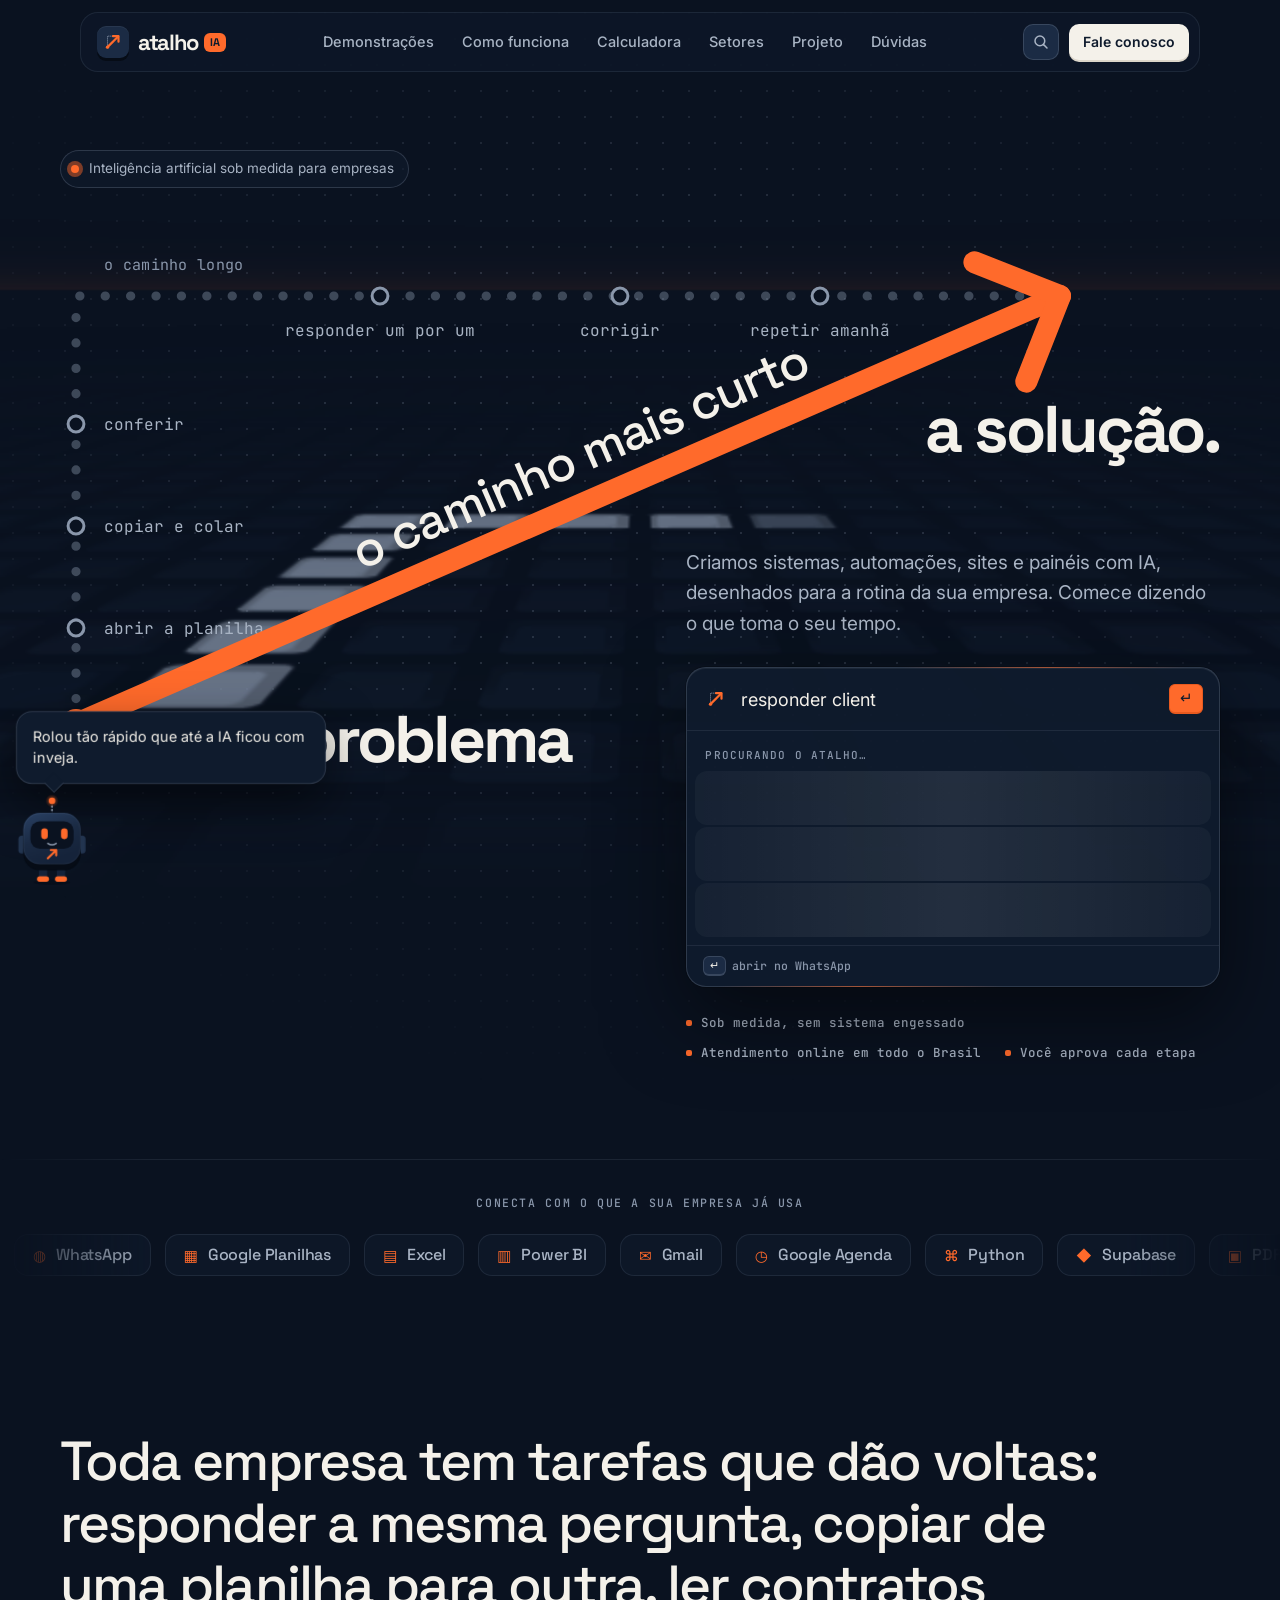
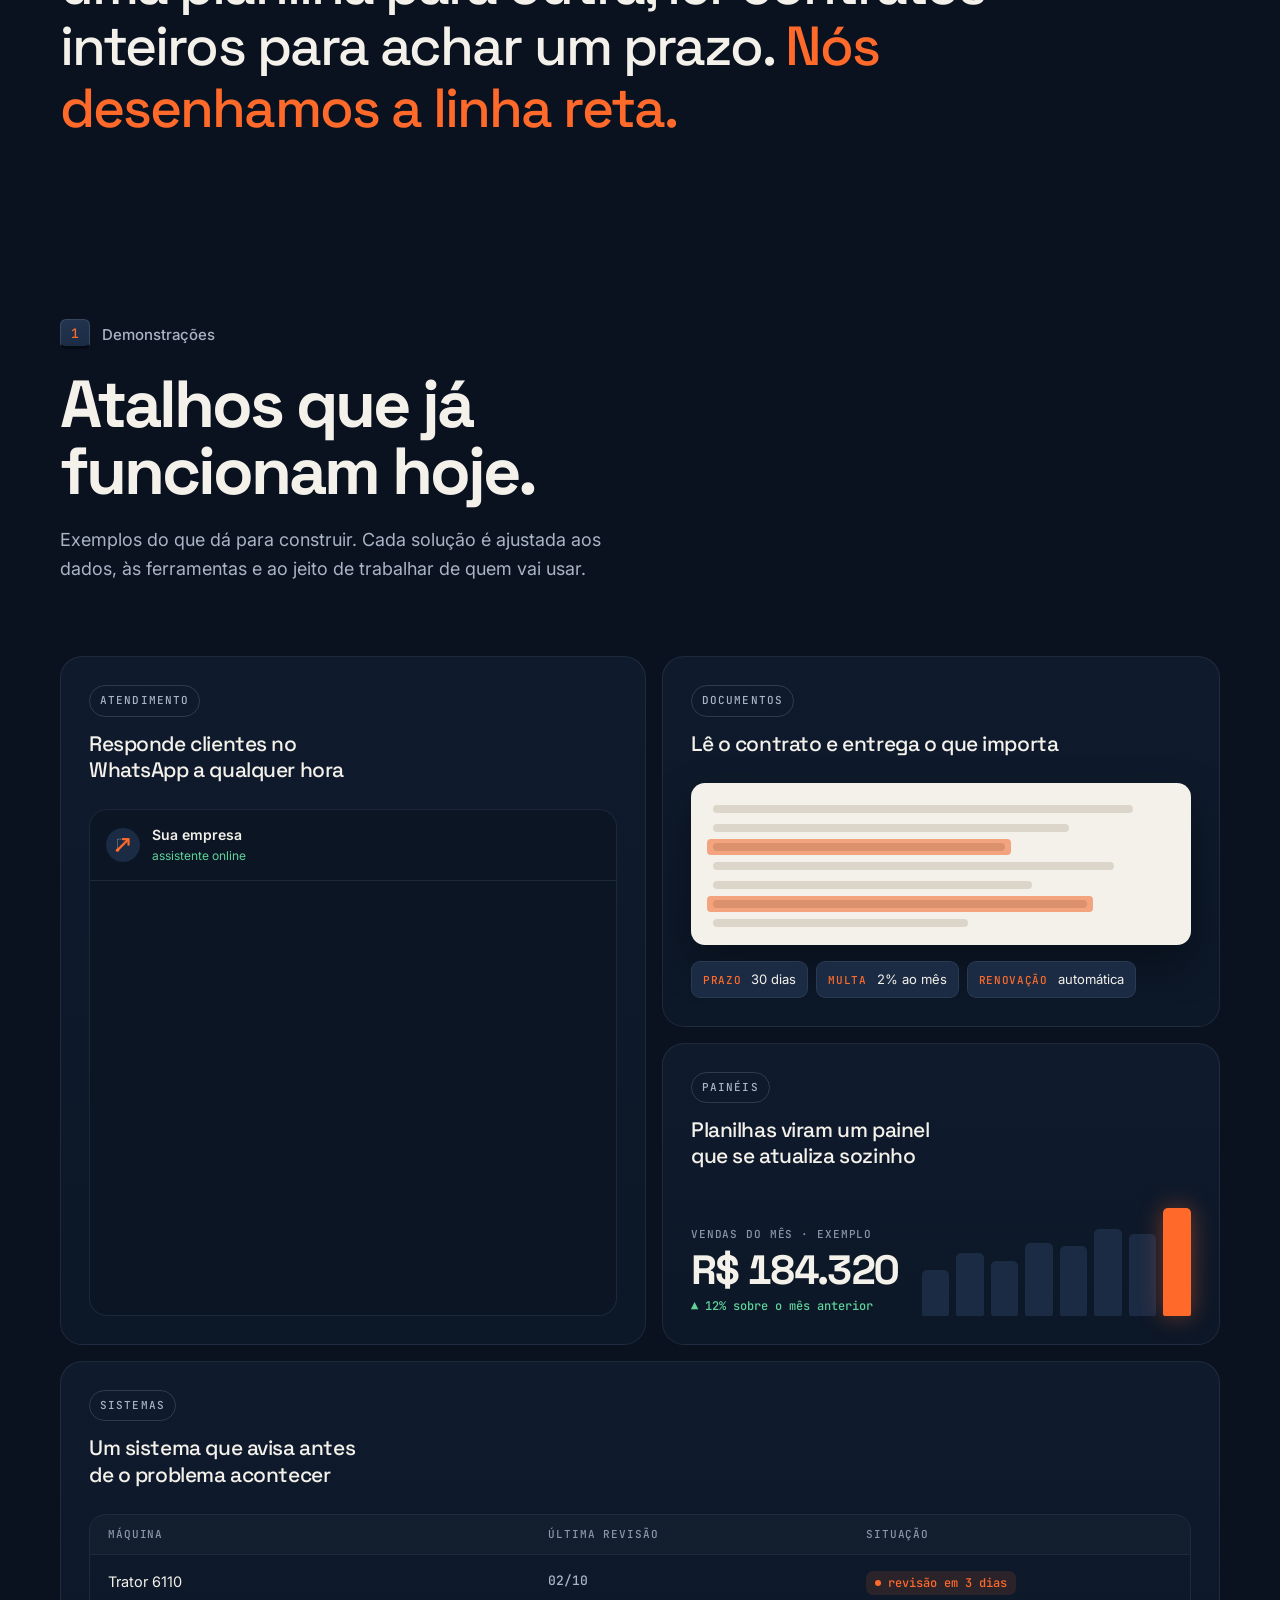
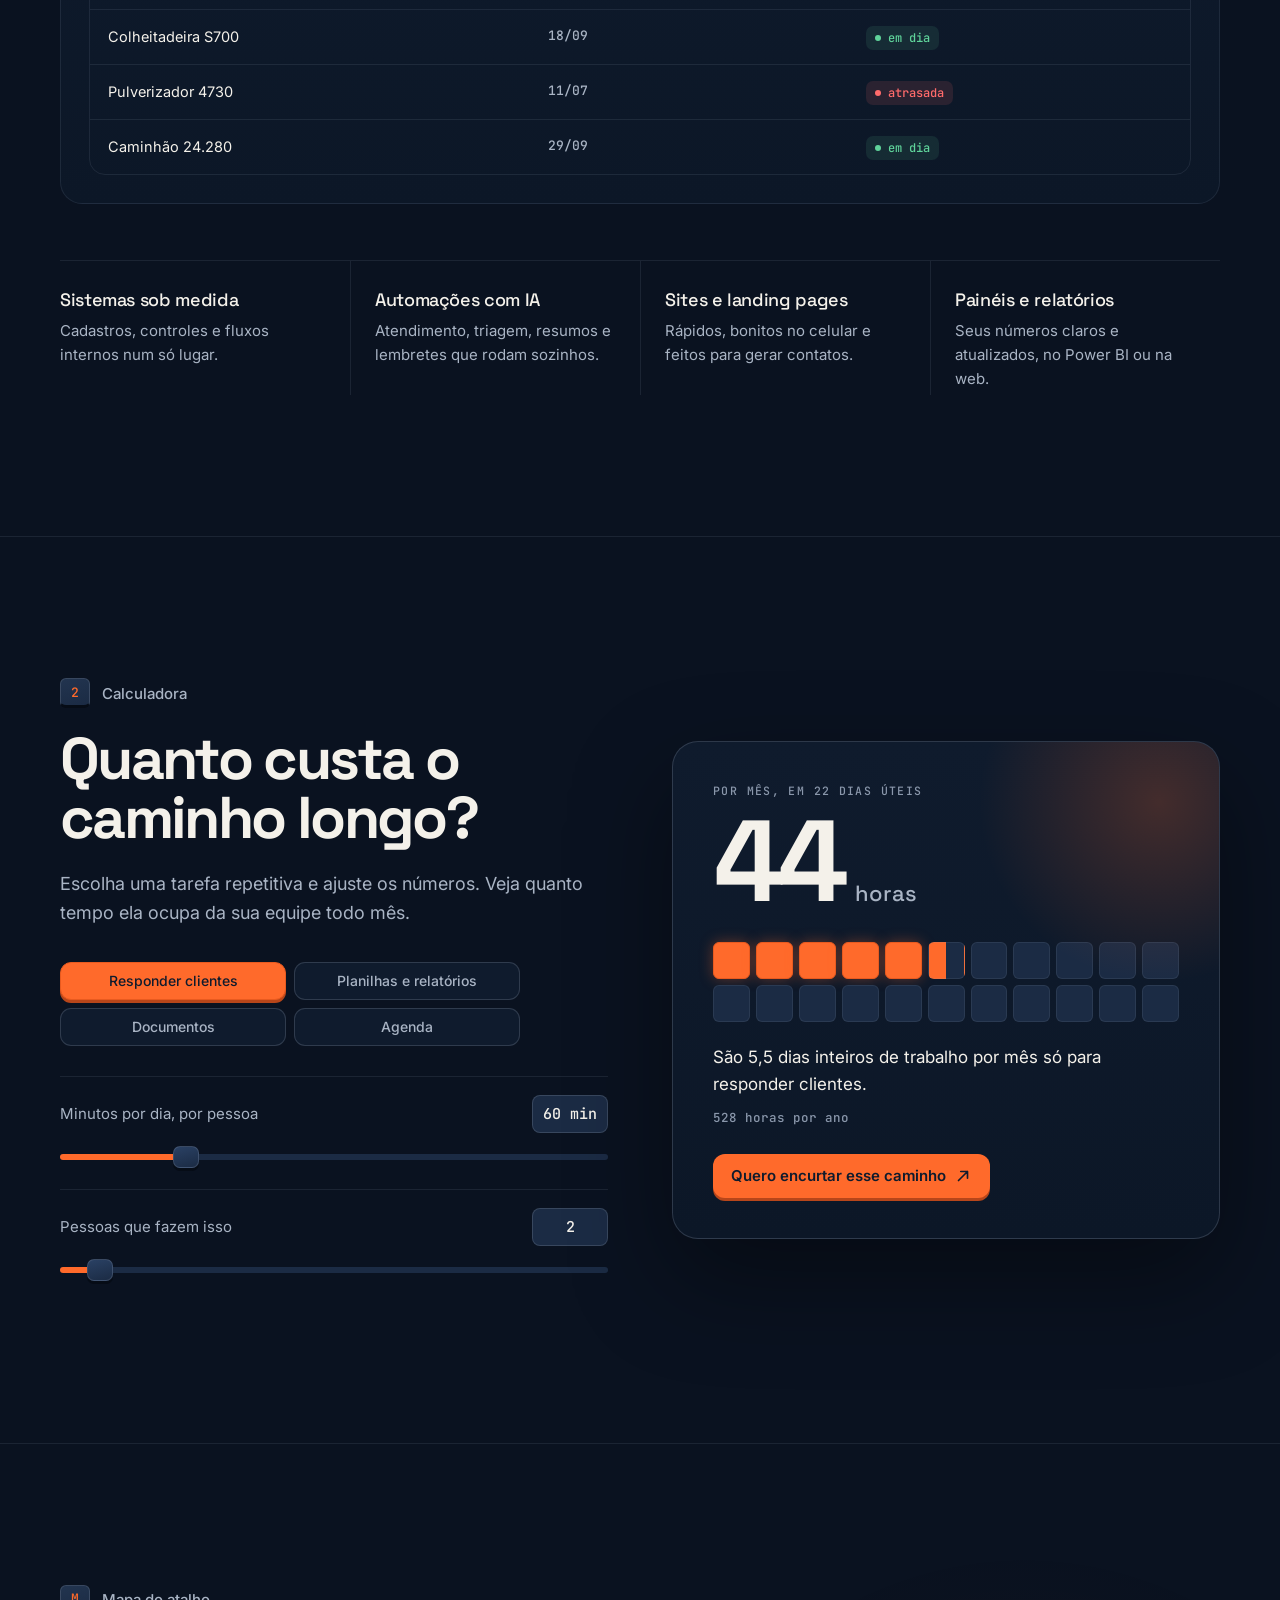
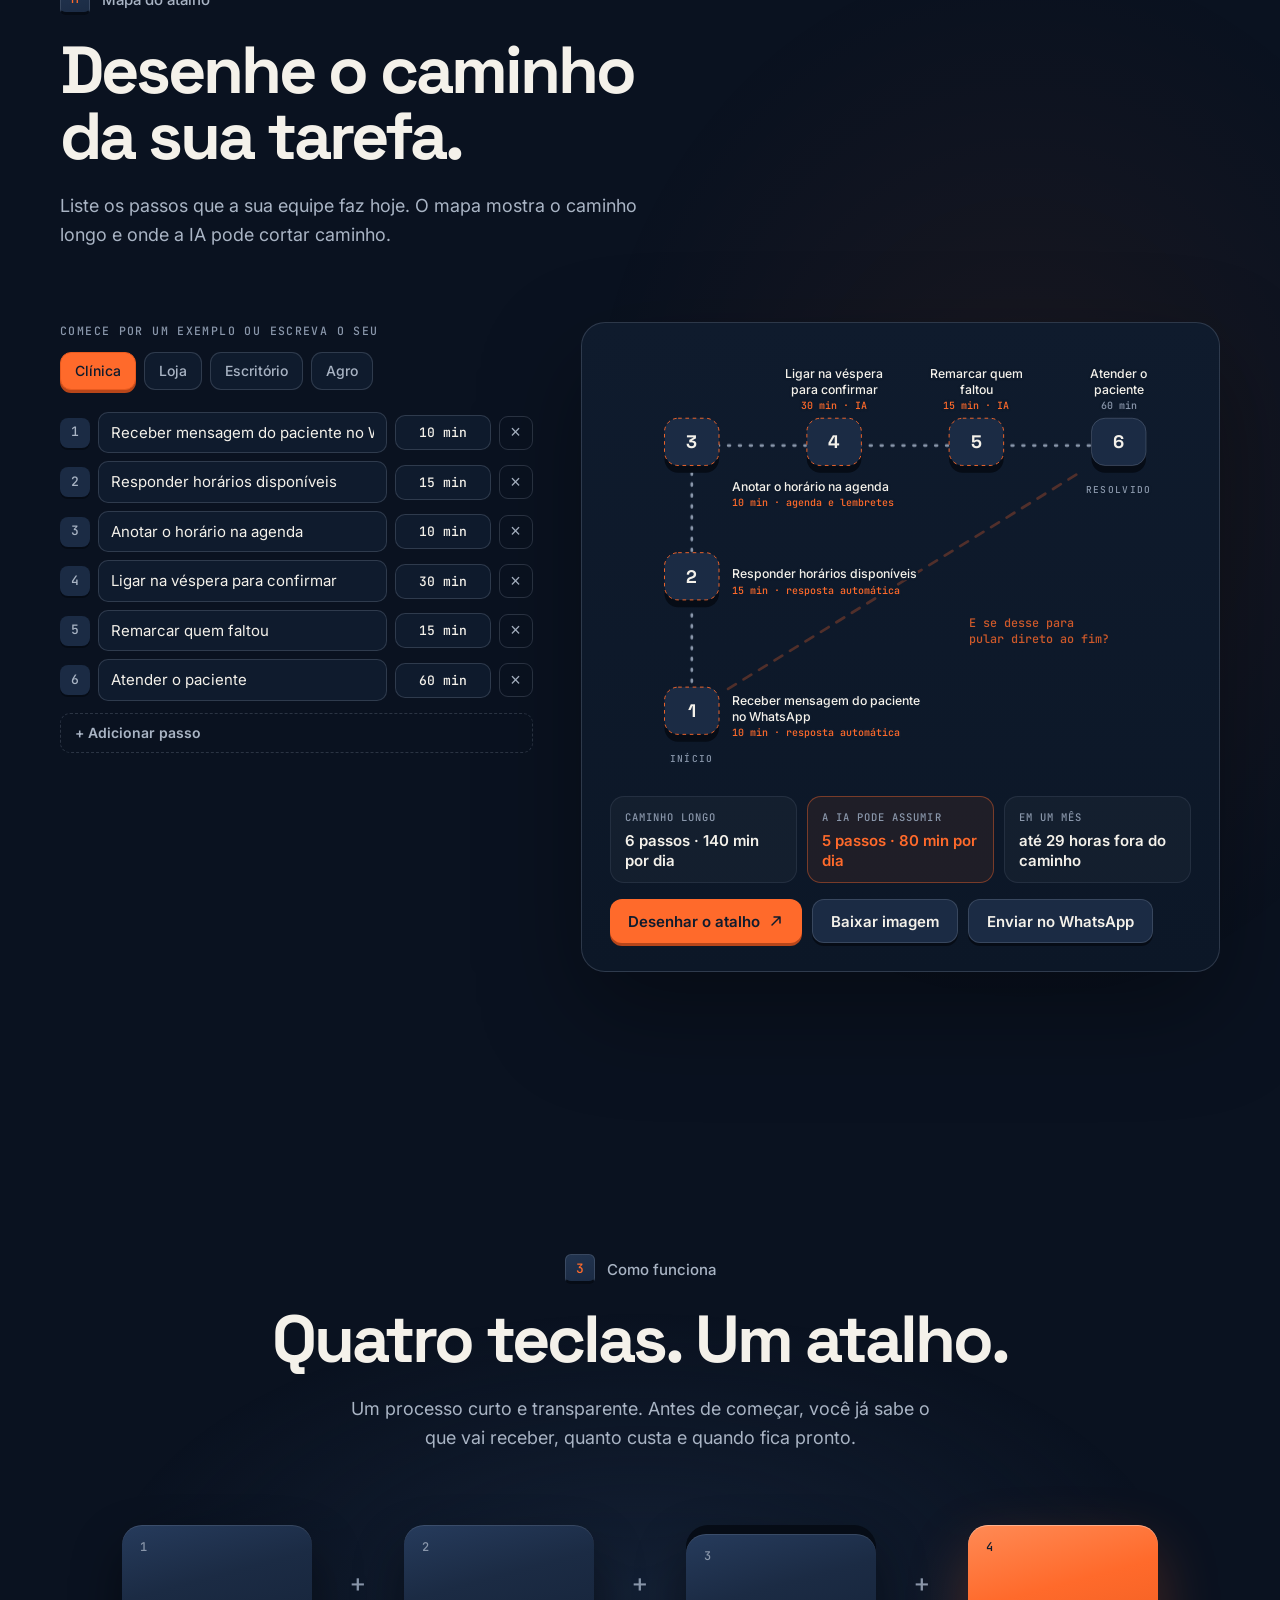
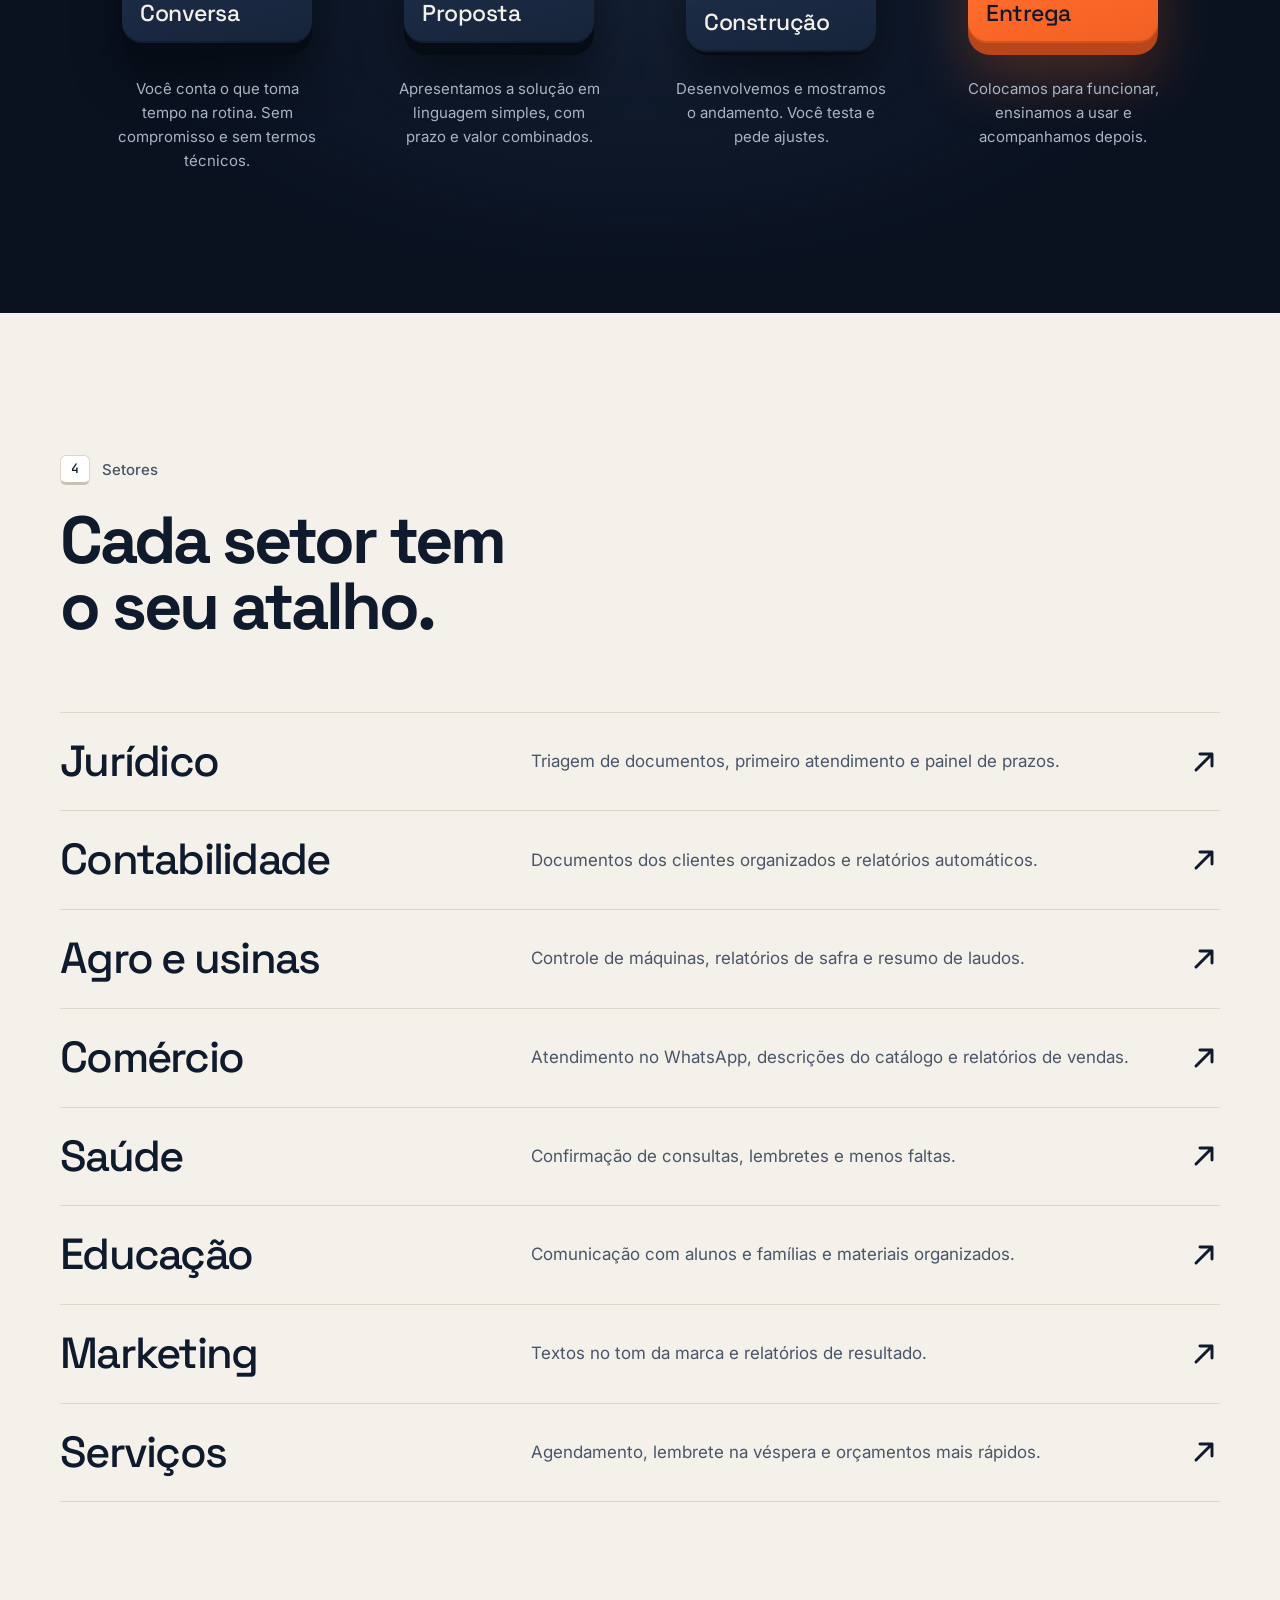
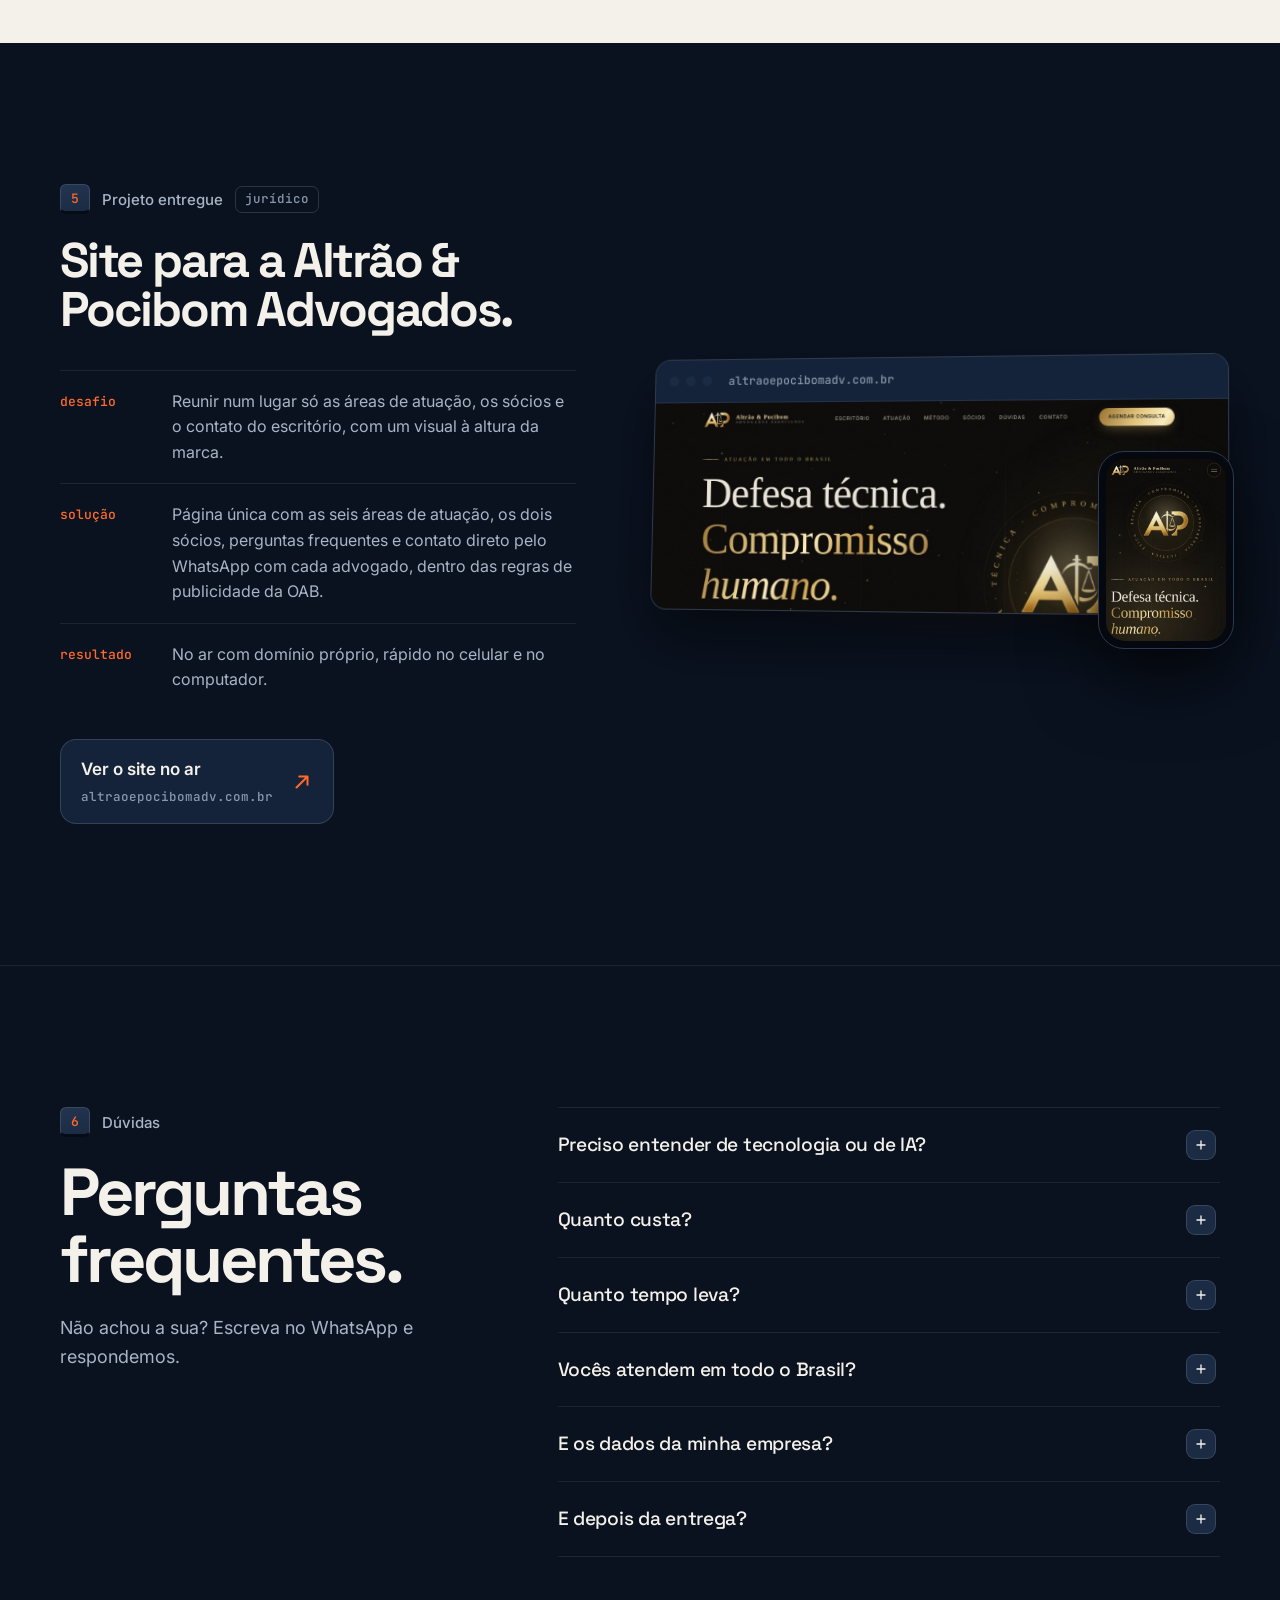
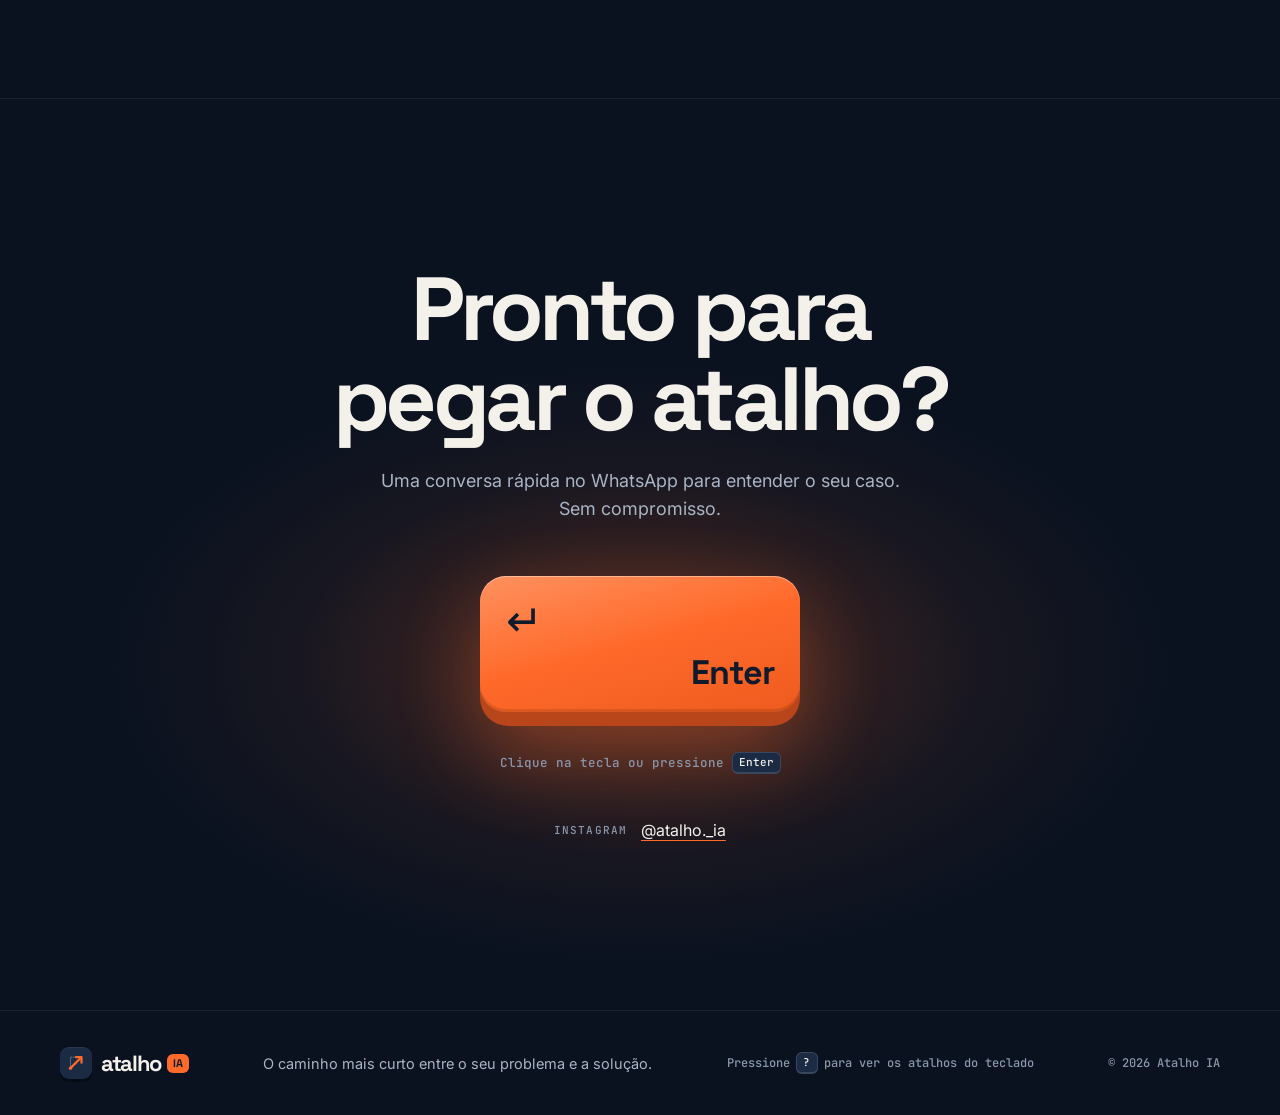
<file: index.html>
<!doctype html>
<html lang="pt-BR">
<head>
<meta charset="utf-8">
<meta name="viewport" content="width=device-width, initial-scale=1, viewport-fit=cover">
<title>Atalho IA · Inteligência artificial sob medida</title>
<meta name="description" content="Sistemas, automações, sites e painéis com inteligência artificial, feitos sob medida para a rotina da sua empresa. Atendimento online em todo o Brasil.">
<meta name="theme-color" content="#0A1220">
<link rel="canonical" href="https://atalho.ia.br/">
<link rel="icon" type="image/svg+xml" href="assets/simbolo-tecla.svg">
<link rel="icon" type="image/png" sizes="64x64" href="assets/favicon-64.png">
<link rel="apple-touch-icon" href="assets/avatar-instagram-1080.png">

<meta property="og:type" content="website">
<meta property="og:locale" content="pt_BR">
<meta property="og:site_name" content="Atalho IA">
<meta property="og:title" content="Atalho IA · O caminho mais curto entre o seu problema e a solução">
<meta property="og:description" content="Sistemas, automações, sites e painéis com IA, feitos sob medida para a rotina da sua empresa.">
<meta property="og:url" content="https://atalho.ia.br/">
<meta property="og:image" content="https://atalho.ia.br/assets/og-atalho-ia.png">
<meta property="og:image:width" content="1200">
<meta property="og:image:height" content="630">
<meta property="og:image:alt" content="Atalho IA: o caminho mais curto entre o seu problema e a solução. O Tec, mascote robô, acena ao lado.">
<meta name="twitter:card" content="summary_large_image">
<meta name="twitter:image" content="https://atalho.ia.br/assets/og-atalho-ia.png">

<link rel="preconnect" href="https://fonts.googleapis.com">
<link rel="preconnect" href="https://fonts.gstatic.com" crossorigin>
<link href="https://fonts.googleapis.com/css2?family=Inter:wght@400;500;600&family=JetBrains+Mono:wght@400;500&family=Space+Grotesk:wght@400;500;700&display=swap" rel="stylesheet">
<link rel="stylesheet" href="styles.css?v=4.3">

<script type="application/ld+json">
{
  "@context": "https://schema.org",
  "@type": "ProfessionalService",
  "name": "Atalho IA",
  "description": "Soluções com inteligência artificial sob medida: sistemas, automações, sites e painéis.",
  "url": "https://atalho.ia.br/",
  "image": "https://atalho.ia.br/assets/og-atalho-ia.png",
  "logo": "https://atalho.ia.br/assets/simbolo-tecla.svg",
  "areaServed": { "@type": "Country", "name": "Brasil" },
  "sameAs": ["https://www.instagram.com/atalho._ia/"]
}
</script>
<script>
/* Endereço oficial: leva quem chega pelo www ou pelo endereço antigo (.pages.dev) para atalho.ia.br */
if (/^(www\.atalho\.ia\.br|atalho-ia-8l4\.pages\.dev)$/.test(location.hostname)) location.replace("https://atalho.ia.br" + location.pathname + location.search + location.hash);
document.documentElement.classList.add("js");
/* Abertura: na primeira entrada da sessão (sem âncora) e sempre que a página é atualizada.
   Com "reduzir movimento" não aparece (?movimento na URL liga de novo, para testar). */
(function () { try {
  var nav = performance.getEntriesByType && performance.getEntriesByType("navigation")[0];
  var recarga = nav ? nav.type === "reload" : (performance.navigation && performance.navigation.type === 1);
  var primeira = !sessionStorage.getItem("intro-vista") && !location.hash;
  var calmo = !/[?&]movimento/.test(location.search) && matchMedia("(prefers-reduced-motion: reduce)").matches;
  if ((recarga || primeira) && !calmo) document.documentElement.classList.add("com-intro");
  // garantia: se o intro.js não carregar, a abertura some sozinha
  setTimeout(function () { document.documentElement.classList.remove("com-intro"); }, 7000);
} catch (e) {} })();
</script>
</head>
<body>

<svg width="0" height="0" style="position:absolute" aria-hidden="true">
  <symbol id="sym" viewBox="0 0 120 120">
    <path d="M30 88 V28 H90" fill="none" stroke="#8A97AB" stroke-width="5" stroke-dasharray="2 9" stroke-linecap="round"/>
    <path d="M30 88 L88 30" fill="none" stroke="#FF6A2B" stroke-width="12" stroke-linecap="round"/>
    <path d="M60 28 H90 V58" fill="none" stroke="#FF6A2B" stroke-width="12" stroke-linecap="round" stroke-linejoin="round"/>
    <circle cx="30" cy="88" r="9" fill="#FF6A2B"/>
  </symbol>
  <symbol id="seta" viewBox="0 0 24 24"><path d="M6 18 L18 6 M9 6 H18 V15" fill="none" stroke="currentColor" stroke-width="2.2" stroke-linecap="round" stroke-linejoin="round"/></symbol>
</svg>

<!-- Abertura (intro.js): a tecla é apertada, o caminho longo aparece, a seta corta e a tela sai na direção da seta -->
<div class="intro" id="intro">
  <div class="intro__centro" aria-hidden="true">
    <div class="intro__tecla">
      <svg viewBox="0 0 120 120">
        <defs><mask id="intro-m" maskUnits="userSpaceOnUse" x="0" y="0" width="120" height="120"><path class="intro__revela" d="M30 88 V28 H90" pathLength="1"/></mask></defs>
        <path class="intro__longo" mask="url(#intro-m)" d="M30 88 V28 H90"/>
        <path class="intro__seta" d="M30 88 L88 30" pathLength="1"/>
        <path class="intro__ponta" d="M60 28 H90 V58"/>
        <circle class="intro__inicio" cx="30" cy="88" r="9"/>
      </svg>
    </div>
    <p class="intro__marca"><span style="--i:0">a</span><span style="--i:1">t</span><span style="--i:2">a</span><span style="--i:3">l</span><span style="--i:4">h</span><span style="--i:5">o</span><b>IA</b></p>
    <p class="intro__frase">o caminho mais curto</p>
  </div>
  <button class="intro__pular" type="button">Pular abertura <kbd>esc</kbd></button>
</div>

<a class="skip" href="#conteudo">Pular para o conteúdo</a>
<div class="progresso" aria-hidden="true"><span></span></div>

<!-- ============ NAV ============ -->
<header class="nav">
  <div class="nav__pill">
    <a class="marca" href="#topo" aria-label="Atalho IA, início">
      <span class="marca__tecla"><svg><use href="#sym"/></svg></span>
      <span class="marca__nome">atalho</span><span class="marca__ia">IA</span>
    </a>
    <nav class="nav__links" id="menu" aria-label="Principal">
      <a href="#demos">Demonstrações</a>
      <a href="#como">Como funciona</a>
      <a href="#calculadora">Calculadora</a>
      <a href="#setores">Setores</a>
      <a href="#projeto">Projeto</a>
      <a href="#duvidas">Dúvidas</a>
    </nav>
    <div class="nav__acoes">
      <button class="nav__busca" type="button" data-abrir-paleta aria-label="Buscar no site" title="Buscar no site"><svg viewBox="0 0 24 24" aria-hidden="true"><circle cx="10.5" cy="10.5" r="6.5"/><path d="M15.5 15.5 L20 20"/></svg></button>
      <a class="btn btn--claro btn--sm" href="#contato" data-wa data-ima>Fale conosco</a>
      <button class="nav__burger" type="button" aria-label="Abrir menu" aria-expanded="false" aria-controls="menu"><span></span><span></span></button>
    </div>
  </div>
</header>

<main id="conteudo">

  <!-- ============ HERO ============ -->
  <section class="hero" id="topo" aria-labelledby="hero-titulo">
    <div class="hero__fundo" aria-hidden="true">
      <div class="hero__grade"></div>
      <div class="hero__luz"></div>
    </div>

    <div class="wrap hero__in">
      <p class="selo"><span class="selo__ponto"></span>Inteligência artificial sob medida para empresas</p>

      <h1 id="hero-titulo" class="hero__h1">O caminho mais curto entre o seu problema e a solução.</h1>

      <!-- O logo vira a cena (desenhado por palco.js) -->
      <div class="palco" id="palco" aria-hidden="true"></div>

      <div class="hero__base">
      <p class="hero__sub">Criamos sistemas, automações, sites e painéis com IA, desenhados para a rotina da sua empresa. Comece dizendo o que toma o seu tempo.</p>

      <!-- Paleta de comando: demonstração e contato ao mesmo tempo -->
      <form class="paleta" id="paleta" autocomplete="off" novalidate>
        <div class="paleta__barra">
          <svg class="paleta__ico" aria-hidden="true"><use href="#sym"/></svg>
          <label class="sr" for="pedido">O que toma o tempo da sua empresa?</label>
          <input id="pedido" name="pedido" type="text" maxlength="240" placeholder="O que toma o tempo da sua empresa?" aria-describedby="paleta-dica">
          <button class="paleta__enter" type="submit" aria-label="Enviar pelo WhatsApp"><kbd>↵</kbd></button>
        </div>
        <div class="paleta__corpo">
          <p class="paleta__grupo mono" id="paleta-grupo">Atalho sugerido</p>
          <ul class="paleta__lista" id="paleta-lista"></ul>
        </div>
        <div class="paleta__rodape mono" id="paleta-dica">
          <span><kbd>↵</kbd> abrir no WhatsApp</span>        </div>
      </form>

      <ul class="hero__provas mono" aria-label="Diferenciais">
        <li>Sob medida, sem sistema engessado</li>
        <li>Atendimento online em todo o Brasil</li>
        <li>Você aprova cada etapa</li>
      </ul>
      </div>
    </div>
  </section>

  <!-- ============ FERRAMENTAS ============ -->
  <section class="ferramentas" aria-label="Ferramentas com que trabalhamos">
    <p class="ferramentas__titulo mono">Conecta com o que a sua empresa já usa</p>
    <div class="ferramentas__trilho">
      <ul class="ferramentas__lista">
        <li><i>◍</i>WhatsApp</li><li><i>▦</i>Google Planilhas</li><li><i>▤</i>Excel</li><li><i>▥</i>Power BI</li><li><i>✉</i>Gmail</li><li><i>◷</i>Google Agenda</li><li><i>⌘</i>Python</li><li><i>◆</i>Supabase</li><li><i>▣</i>PDF e documentos</li><li><i>◎</i>Sites e formulários</li>
      </ul>
      <ul class="ferramentas__lista" aria-hidden="true">
        <li><i>◍</i>WhatsApp</li><li><i>▦</i>Google Planilhas</li><li><i>▤</i>Excel</li><li><i>▥</i>Power BI</li><li><i>✉</i>Gmail</li><li><i>◷</i>Google Agenda</li><li><i>⌘</i>Python</li><li><i>◆</i>Supabase</li><li><i>▣</i>PDF e documentos</li><li><i>◎</i>Sites e formulários</li>
      </ul>
    </div>
  </section>

  <!-- ============ MANIFESTO ============ -->
  <section class="manifesto" aria-label="Manifesto">
    <div class="wrap">
      <p class="manifesto__txt" id="manifesto" aria-hidden="true">Toda empresa tem tarefas que dão voltas: responder a mesma pergunta, copiar de uma planilha para outra, ler contratos inteiros para achar um prazo. <em>Nós desenhamos a linha reta.</em></p>
      <p class="sr">Toda empresa tem tarefas que dão voltas: responder a mesma pergunta, copiar de uma planilha para outra, ler contratos inteiros para achar um prazo. Nós desenhamos a linha reta.</p>
    </div>
  </section>

  <!-- ============ DEMOS (BENTO) ============ -->
  <section class="secao" id="demos" aria-labelledby="demos-titulo">
    <div class="wrap">
      <header class="cab">
        <p class="rotulo"><kbd title="Atalho: 1">1</kbd>Demonstrações</p>
        <h2 id="demos-titulo" tabindex="-1">Atalhos que já funcionam hoje.</h2>
        <p class="cab__sub">Exemplos do que dá para construir. Cada solução é ajustada aos dados, às ferramentas e ao jeito de trabalhar de quem vai usar.</p>
      </header>

      <div class="bento">
        <article class="cartao cartao--chat">
          <div class="cartao__topo">
            <span class="tag mono">Atendimento</span>
            <h3>Responde clientes no WhatsApp a qualquer hora</h3>
          </div>
          <div class="chat" role="img" aria-label="Exemplo de conversa: o cliente pergunta se a empresa abre no sábado, o assistente responde o horário e reserva um atendimento às 10h.">
            <div class="chat__cab"><span class="chat__avatar"><svg><use href="#sym"/></svg></span><span><b>Sua empresa</b><small>assistente online</small></span></div>
            <div class="chat__msgs" id="chat"></div>
          </div>
        </article>

        <article class="cartao cartao--doc">
          <div class="cartao__topo">
            <span class="tag mono">Documentos</span>
            <h3>Lê o contrato e entrega o que importa</h3>
          </div>
          <div class="doc" aria-hidden="true">
            <div class="doc__folha">
              <i style="--w:92%"></i><i style="--w:78%"></i><i class="grifo" style="--w:64%"></i><i style="--w:88%"></i><i style="--w:70%"></i><i class="grifo" style="--w:82%"></i><i style="--w:56%"></i>
            </div>
            <div class="doc__chips">
              <span class="chip"><b>Prazo</b> 30 dias</span>
              <span class="chip"><b>Multa</b> 2% ao mês</span>
              <span class="chip"><b>Renovação</b> automática</span>
            </div>
          </div>
        </article>

        <article class="cartao cartao--painel">
          <div class="cartao__topo">
            <span class="tag mono">Painéis</span>
            <h3>Planilhas viram um painel que se atualiza sozinho</h3>
          </div>
          <div class="painel" aria-hidden="true">
            <div class="painel__kpi"><small class="mono">vendas do mês · exemplo</small><strong class="painel__num" data-alvo="184320">R$ 184.320</strong><span class="painel__delta mono">▲ 12% sobre o mês anterior</span></div>
            <div class="painel__barras">
              <span style="--h:38%"></span><span style="--h:52%"></span><span style="--h:46%"></span><span style="--h:61%"></span><span style="--h:58%"></span><span style="--h:72%"></span><span style="--h:68%"></span><span class="ultimo" style="--h:90%"></span>
            </div>
          </div>
        </article>

        <article class="cartao cartao--sistema">
          <div class="cartao__topo">
            <span class="tag mono">Sistemas</span>
            <h3>Um sistema que avisa antes de o problema acontecer</h3>
          </div>
          <div class="tabela" role="table" aria-label="Exemplo de controle de máquinas">
            <div class="tabela__l tabela__l--cab" role="row"><span role="columnheader">Máquina</span><span role="columnheader">Última revisão</span><span role="columnheader">Situação</span></div>
            <div class="tabela__l" role="row"><span role="cell">Trator 6110</span><span role="cell" class="mono">02/10</span><span role="cell"><em class="st st--alerta">revisão em 3 dias</em></span></div>
            <div class="tabela__l" role="row"><span role="cell">Colheitadeira S700</span><span role="cell" class="mono">18/09</span><span role="cell"><em class="st st--ok">em dia</em></span></div>
            <div class="tabela__l" role="row"><span role="cell">Pulverizador 4730</span><span role="cell" class="mono">11/07</span><span role="cell"><em class="st st--atraso">atrasada</em></span></div>
            <div class="tabela__l" role="row"><span role="cell">Caminhão 24.280</span><span role="cell" class="mono">29/09</span><span role="cell"><em class="st st--ok">em dia</em></span></div>
          </div>
        </article>
      </div>

      <ul class="servicos" aria-label="O que fazemos">
        <li><b>Sistemas sob medida</b><span>Cadastros, controles e fluxos internos num só lugar.</span></li>
        <li><b>Automações com IA</b><span>Atendimento, triagem, resumos e lembretes que rodam sozinhos.</span></li>
        <li><b>Sites e landing pages</b><span>Rápidos, bonitos no celular e feitos para gerar contatos.</span></li>
        <li><b>Painéis e relatórios</b><span>Seus números claros e atualizados, no Power BI ou na web.</span></li>
      </ul>
    </div>
  </section>

  <!-- ============ CALCULADORA ============ -->
  <section class="secao secao--calc" id="calculadora" aria-labelledby="calc-titulo">
    <div class="wrap calc">
      <div class="calc__painel">
        <p class="rotulo"><kbd title="Atalho: 2">2</kbd>Calculadora</p>
        <h2 id="calc-titulo" tabindex="-1">Quanto custa o caminho longo?</h2>
        <p class="cab__sub">Escolha uma tarefa repetitiva e ajuste os números. Veja quanto tempo ela ocupa da sua equipe todo mês.</p>

        <div class="calc__tarefas" role="radiogroup" aria-label="Tarefa">
          <button type="button" class="calc__chip" role="radio" aria-checked="true" data-tarefa="responder clientes">Responder clientes</button>
          <button type="button" class="calc__chip" role="radio" aria-checked="false" data-tarefa="montar planilhas e relatórios">Planilhas e relatórios</button>
          <button type="button" class="calc__chip" role="radio" aria-checked="false" data-tarefa="ler e organizar documentos">Documentos</button>
          <button type="button" class="calc__chip" role="radio" aria-checked="false" data-tarefa="agendar e lembrar clientes">Agenda</button>
        </div>

        <div class="calc__controle">
          <label for="calc-min">Minutos por dia, por pessoa</label>
          <output class="mono" id="calc-min-v" for="calc-min">60 min</output>
          <input type="range" id="calc-min" min="10" max="240" step="5" value="60">
        </div>
        <div class="calc__controle">
          <label for="calc-pes">Pessoas que fazem isso</label>
          <output class="mono" id="calc-pes-v" for="calc-pes">2</output>
          <input type="range" id="calc-pes" min="1" max="20" step="1" value="2">
        </div>
      </div>

      <div class="calc__resultado" aria-live="polite">
        <p class="calc__eti mono">Por mês, em 22 dias úteis</p>
        <p class="calc__horas"><strong id="calc-horas">44</strong><span>horas</span></p>
        <div class="calc__mes" id="calc-mes" aria-hidden="true"></div>
        <p class="calc__frase" id="calc-frase">São 5,5 dias inteiros de trabalho por mês só para responder clientes.</p>
        <p class="calc__ano mono" id="calc-ano">528 horas por ano</p>
        <button type="button" class="btn btn--laranja" id="calc-cta" data-ima>Quero encurtar esse caminho <svg aria-hidden="true"><use href="#seta"/></svg></button>
      </div>
    </div>
  </section>

  <!-- ============ MAPA DO ATALHO ============ -->
  <section class="secao secao--mapa" id="mapa" aria-labelledby="mapa-titulo">
    <div class="wrap">
      <header class="cab">
        <p class="rotulo"><kbd title="Atalho: M">M</kbd>Mapa do atalho</p>
        <h2 id="mapa-titulo" tabindex="-1">Desenhe o caminho da sua tarefa.</h2>
        <p class="cab__sub">Liste os passos que a sua equipe faz hoje. O mapa mostra o caminho longo e onde a IA pode cortar caminho.</p>
      </header>
      <div class="mapa">
        <div class="mapa__editor">
          <p class="mapa__eti mono">Comece por um exemplo ou escreva o seu</p>
          <div class="mapa__exemplos" role="group" aria-label="Exemplos prontos">
            <button type="button" class="calc__chip" data-exemplo="clinica">Clínica</button>
            <button type="button" class="calc__chip" data-exemplo="loja">Loja</button>
            <button type="button" class="calc__chip" data-exemplo="escritorio">Escritório</button>
            <button type="button" class="calc__chip" data-exemplo="agro">Agro</button>
          </div>
          <ol class="mapa__passos" id="mapa-passos"></ol>
          <button type="button" class="mapa__mais" id="mapa-mais"><span aria-hidden="true">+</span> Adicionar passo</button>
        </div>
        <div class="mapa__quadro">
          <svg class="mapa__svg" id="mapa-svg" viewBox="0 0 640 470" role="img" aria-labelledby="mapa-desc"><desc id="mapa-desc">Mapa dos passos da tarefa</desc></svg>
          <div class="mapa__resumo" id="mapa-resumo" aria-live="polite"></div>
          <div class="mapa__acoes">
            <button type="button" class="btn btn--laranja" id="mapa-atalho" data-ima>Desenhar o atalho <svg aria-hidden="true"><use href="#seta"/></svg></button>
            <button type="button" class="btn btn--escuro" id="mapa-baixar">Baixar imagem</button>
            <button type="button" class="btn btn--escuro" id="mapa-whats">Enviar no WhatsApp</button>
          </div>
        </div>
      </div>
    </div>
  </section>

  <!-- ============ COMO FUNCIONA ============ -->
  <section class="secao secao--como" id="como" aria-labelledby="como-titulo">
    <div class="wrap">
      <header class="cab cab--centro">
        <p class="rotulo"><kbd title="Atalho: 3">3</kbd>Como funciona</p>
        <h2 id="como-titulo" tabindex="-1">Quatro teclas. Um atalho.</h2>
        <p class="cab__sub">Um processo curto e transparente. Antes de começar, você já sabe o que vai receber, quanto custa e quando fica pronto.</p>
      </header>

      <ol class="acorde" id="acorde">
        <li class="acorde__item">
          <span class="tecla"><span class="tecla__topo"><small class="mono">1</small>Conversa</span></span>
          <p>Você conta o que toma tempo na rotina. Sem compromisso e sem termos técnicos.</p>
        </li>
        <li class="acorde__mais" aria-hidden="true">+</li>
        <li class="acorde__item">
          <span class="tecla"><span class="tecla__topo"><small class="mono">2</small>Proposta</span></span>
          <p>Apresentamos a solução em linguagem simples, com prazo e valor combinados.</p>
        </li>
        <li class="acorde__mais" aria-hidden="true">+</li>
        <li class="acorde__item">
          <span class="tecla"><span class="tecla__topo"><small class="mono">3</small>Construção</span></span>
          <p>Desenvolvemos e mostramos o andamento. Você testa e pede ajustes.</p>
        </li>
        <li class="acorde__mais" aria-hidden="true">+</li>
        <li class="acorde__item">
          <span class="tecla tecla--laranja"><span class="tecla__topo"><small class="mono">4</small>Entrega</span></span>
          <p>Colocamos para funcionar, ensinamos a usar e acompanhamos depois.</p>
        </li>
      </ol>
    </div>
  </section>

  <!-- ============ SETORES ============ -->
  <section class="secao secao--areia" id="setores" aria-labelledby="setores-titulo">
    <div class="wrap">
      <header class="cab">
        <p class="rotulo rotulo--escuro"><kbd title="Atalho: 4">4</kbd>Setores</p>
        <h2 id="setores-titulo" tabindex="-1">Cada setor tem o seu atalho.</h2>
      </header>
      <ul class="setores">
        <li><a class="setores__link" href="#contato"><span class="setores__nome">Jurídico</span><span class="setores__ex">Triagem de documentos, primeiro atendimento e painel de prazos.</span><svg class="setores__seta" aria-hidden="true"><use href="#seta"/></svg></a></li>
        <li><a class="setores__link" href="#contato"><span class="setores__nome">Contabilidade</span><span class="setores__ex">Documentos dos clientes organizados e relatórios automáticos.</span><svg class="setores__seta" aria-hidden="true"><use href="#seta"/></svg></a></li>
        <li><a class="setores__link" href="#contato"><span class="setores__nome">Agro e usinas</span><span class="setores__ex">Controle de máquinas, relatórios de safra e resumo de laudos.</span><svg class="setores__seta" aria-hidden="true"><use href="#seta"/></svg></a></li>
        <li><a class="setores__link" href="#contato"><span class="setores__nome">Comércio</span><span class="setores__ex">Atendimento no WhatsApp, descrições do catálogo e relatórios de vendas.</span><svg class="setores__seta" aria-hidden="true"><use href="#seta"/></svg></a></li>
        <li><a class="setores__link" href="#contato"><span class="setores__nome">Saúde</span><span class="setores__ex">Confirmação de consultas, lembretes e menos faltas.</span><svg class="setores__seta" aria-hidden="true"><use href="#seta"/></svg></a></li>
        <li><a class="setores__link" href="#contato"><span class="setores__nome">Educação</span><span class="setores__ex">Comunicação com alunos e famílias e materiais organizados.</span><svg class="setores__seta" aria-hidden="true"><use href="#seta"/></svg></a></li>
        <li><a class="setores__link" href="#contato"><span class="setores__nome">Marketing</span><span class="setores__ex">Textos no tom da marca e relatórios de resultado.</span><svg class="setores__seta" aria-hidden="true"><use href="#seta"/></svg></a></li>
        <li><a class="setores__link" href="#contato"><span class="setores__nome">Serviços</span><span class="setores__ex">Agendamento, lembrete na véspera e orçamentos mais rápidos.</span><svg class="setores__seta" aria-hidden="true"><use href="#seta"/></svg></a></li>
      </ul>
    </div>
  </section>

  <!-- ============ PROJETO ============ -->
  <section class="secao" id="projeto" aria-labelledby="projeto-titulo">
    <div class="wrap projeto">
      <div class="projeto__txt">
        <p class="rotulo"><kbd title="Atalho: 5">5</kbd>Projeto entregue <span class="rotulo__tag">jurídico</span></p>
        <h2 id="projeto-titulo" tabindex="-1">Site para a Altrão &amp; Pocibom Advogados.</h2>
        <dl class="ficha">
          <div><dt class="mono">desafio</dt><dd>Reunir num lugar só as áreas de atuação, os sócios e o contato do escritório, com um visual à altura da marca.</dd></div>
          <div><dt class="mono">solução</dt><dd>Página única com as seis áreas de atuação, os dois sócios, perguntas frequentes e contato direto pelo WhatsApp com cada advogado, dentro das regras de publicidade da OAB.</dd></div>
          <div><dt class="mono">resultado</dt><dd>No ar com domínio próprio, rápido no celular e no computador.</dd></div>
        </dl>
        <a class="projeto__link" href="https://altraoepocibomadv.com.br" target="_blank" rel="noopener">
          <span>Ver o site no ar</span><span class="mono">altraoepocibomadv.com.br</span><svg aria-hidden="true"><use href="#seta"/></svg>
        </a>
      </div>
      <figure class="projeto__tela">
        <div class="janela">
          <div class="janela__barra" aria-hidden="true"><i></i><i></i><i></i><span class="mono">altraoepocibomadv.com.br</span></div>
          <img src="assets/projeto-advocacia-desktop.jpg" alt="Topo do site da Altrão &amp; Pocibom Advogados no computador: fundo escuro, título “Defesa técnica. Compromisso humano.” e o monograma AP em dourado" width="1440" height="520" loading="lazy">
        </div>
        <div class="projeto__cel">
          <img src="assets/projeto-advocacia-celular.jpg" alt="O mesmo site aberto no celular" width="390" height="590" loading="lazy">
        </div>
      </figure>
    </div>
  </section>

  <!-- ============ DÚVIDAS ============ -->
  <section class="secao secao--duvidas" id="duvidas" aria-labelledby="duvidas-titulo">
    <div class="wrap duvidas">
      <header class="cab">
        <p class="rotulo"><kbd title="Atalho: 6">6</kbd>Dúvidas</p>
        <h2 id="duvidas-titulo" tabindex="-1">Perguntas frequentes.</h2>
        <p class="cab__sub">Não achou a sua? Escreva no WhatsApp e respondemos.</p>
      </header>
      <div class="duvidas__lista">
        <details>
          <summary>Preciso entender de tecnologia ou de IA?</summary>
          <p>Não. Você explica o problema do seu jeito e nós cuidamos da parte técnica. No fim, ensinamos a usar de forma simples.</p>
        </details>
        <details>
          <summary>Quanto custa?</summary>
          <p>Depende do tamanho do problema. Depois da primeira conversa você recebe uma proposta com valor e prazo, antes de qualquer compromisso.</p>
        </details>
        <details>
          <summary>Quanto tempo leva?</summary>
          <p>O prazo é combinado na proposta. Projetos maiores são divididos em etapas, para você já usar as partes prontas.</p>
        </details>
        <details>
          <summary>Vocês atendem em todo o Brasil?</summary>
          <p>Sim. O atendimento é online, por videochamada e WhatsApp, e vale para qualquer cidade do país.</p>
        </details>
        <details>
          <summary>E os dados da minha empresa?</summary>
          <p>Seus dados são usados só no seu projeto, com acesso restrito e respeitando a LGPD. Na proposta, explicamos quais ferramentas vão acessar os dados. Sempre que possível, a solução fica em contas da própria empresa, e você mantém o controle.</p>
        </details>
        <details>
          <summary>E depois da entrega?</summary>
          <p>Acompanhamos o uso por um período combinado na proposta e fazemos os ajustes necessários. Manutenção e melhorias contínuas podem ser combinadas à parte.</p>
        </details>
      </div>
    </div>
  </section>

  <!-- ============ CONTATO ============ -->
  <section class="final" id="contato" aria-labelledby="final-titulo">
    <div class="final__feixe" aria-hidden="true"></div>
    <div class="wrap final__in">
      <h2 id="final-titulo" tabindex="-1">Pronto para pegar o atalho?</h2>
      <p class="final__sub">Uma conversa rápida no WhatsApp para entender o seu caso. Sem compromisso.</p>
      <a class="enter" href="#contato" data-wa data-ima aria-label="Conversar no WhatsApp">
        <span class="enter__topo"><span class="enter__seta" aria-hidden="true">↵</span><span class="enter__txt">Enter</span></span>
      </a>
      <p class="final__dica mono">Clique na tecla ou pressione <kbd>Enter</kbd></p>
      <div class="final__contato">
        <span class="mono">instagram</span>
        <a href="https://www.instagram.com/atalho._ia/" target="_blank" rel="noopener">@atalho._ia</a>
      </div>
    </div>
  </section>
</main>

<footer class="rodape">
  <div class="wrap rodape__in">
    <a class="marca" href="#topo" aria-label="Atalho IA, voltar ao topo">
      <span class="marca__tecla"><svg><use href="#sym"/></svg></span>
      <span class="marca__nome">atalho</span><span class="marca__ia">IA</span>
    </a>
    <p>O caminho mais curto entre o seu problema e a solução.</p>
    <button class="rodape__atalhos mono" type="button" data-abrir-atalhos>Pressione <kbd>?</kbd> para ver os atalhos do teclado</button>
    <p class="mono rodape__copy">© <span id="ano">2026</span> Atalho IA</p>
  </div>
</footer>

<!-- Busca no site -->
<div class="cmdk" id="cmdk" hidden>
  <div class="cmdk__fundo" data-fechar-paleta></div>
  <div class="cmdk__caixa" role="dialog" aria-modal="true" aria-label="Atalhos do site">
    <div class="cmdk__busca">
      <svg aria-hidden="true"><use href="#sym"/></svg>
      <label class="sr" for="cmdk-busca">Buscar no site</label>
      <input id="cmdk-busca" type="text" placeholder="Para onde você quer ir?" autocomplete="off" role="combobox" aria-expanded="true" aria-controls="cmdk-lista" aria-autocomplete="list">
      <kbd>esc</kbd>
    </div>
    <ul class="cmdk__lista" id="cmdk-lista" role="listbox" aria-label="Destinos"></ul>
  </div>
</div>

<a class="wa" href="#contato" data-wa aria-label="Conversar no WhatsApp">
  <svg viewBox="0 0 32 32" aria-hidden="true"><path d="M16 3C9 3 3.3 8.6 3.3 15.6c0 2.4.7 4.7 1.9 6.7L3 29l6.9-2.2c1.9 1 4 1.6 6.1 1.6 7 0 12.7-5.7 12.7-12.7S23 3 16 3zm0 23.1c-2 0-3.9-.6-5.5-1.6l-.4-.2-4.1 1.3 1.3-4-.3-.4c-1.1-1.7-1.7-3.6-1.7-5.6 0-5.8 4.7-10.5 10.6-10.5s10.6 4.7 10.6 10.5S21.8 26.1 16 26.1zm5.8-7.9c-.3-.2-1.9-.9-2.2-1s-.5-.2-.7.2-.8 1-1 1.2-.4.2-.7.1c-.3-.2-1.300-.5-2.5-1.6-.9-.8-1.6-1.8-1.7-2.1-.2-.3 0-.5.1-.6l.5-.6c.2-.2.2-.3.3-.6.1-.2 0-.4 0-.6l-1-2.4c-.3-.6-.5-.5-.7-.5h-.6c-.2 0-.6.1-.9.4s-1.2 1.1-1.2 2.8 1.2 3.2 1.4 3.5c.2.2 2.4 3.7 5.8 5.1 2.9 1.1 3.4.9 4 .8.6-.1 1.9-.8 2.2-1.5.3-.8.3-1.4.2-1.5-.1-.2-.3-.3-.6-.4z"/></svg>
</a>

<script src="intro.js?v=4.3"></script>
<script src="fundo3d.js?v=4.3"></script>
<script src="script.js?v=4.3"></script>
<script src="cursor.js?v=4.3"></script>
<script src="tec-cerebro.js?v=4.3"></script>
<script src="mascote.js?v=4.3"></script>
<script src="interacoes.js?v=4.3"></script>
<script src="mapa.js?v=4.3"></script>
<script src="palco.js?v=4.3"></script>
<script src="trilho.js?v=4.3"></script>
</body>
</html>
</file>
<file: styles.css>
/* ==========================================================
   Atalho IA · site v3 (26/11/2026; a v2 está em _versoes-antigas/site-v2)
   Conceito: o site é um teclado. No topo, o logo vira a cena (palco.js):
   o pontilhado é o caminho longo e a seta laranja é o atalho.
   Os rótulos das seções são teclas com o atalho real, e o trilho
   lateral (trilho.js) refaz o caminho durante a leitura.
   Visual escuro e único, com uma faixa Areia.
   Regra da marca: texto laranja só sobre Tinta; sobre Areia,
   o laranja aparece apenas em formas.
   ========================================================== */


/* (v3) Variáveis que o JS muda a cada movimento do mouse/rolagem: registradas
   como não herdadas, para o navegador recalcular só o próprio elemento */
@property --x { syntax: "<length-percentage>"; inherits: false; initial-value: 50%; }
@property --y { syntax: "<length-percentage>"; inherits: false; initial-value: 50%; }
@property --rx { syntax: "<angle>"; inherits: false; initial-value: 0deg; }
@property --ry { syntax: "<angle>"; inherits: false; initial-value: 0deg; }
@property --p { syntax: "<number>"; inherits: false; initial-value: 0; }

:root {
  --fundo: #0A1220;      /* Tinta mais profunda, base da página */
  --tinta: #0F1B2D;      /* superfícies */
  --tinta-2: #15233A;
  --tinta-3: #1B2B44;    /* superfícies elevadas, topo das teclas */
  --sombra: #060C16;     /* base das teclas */
  --laranja: #FF6A2B;
  --laranja-2: #E85A1F;
  --areia: #F4F1EA;
  --areia-linha: #DCD6CA;
  --nevoa: #8A97AB;
  --texto: #F4F1EA;
  --texto-2: #A9B4C4;    /* névoa clareada para ler bem no escuro */
  --texto-escuro: #4A5568;
  --linha: rgba(138, 151, 171, .14);
  --linha-2: rgba(138, 151, 171, .26);
  --ok: #5FD39A;
  --erro: #FF6B6B;

  --f-display: "Space Grotesk", "Inter", system-ui, sans-serif;
  --f-texto: "Inter", system-ui, -apple-system, "Segoe UI", sans-serif;
  --f-mono: "JetBrains Mono", ui-monospace, Consolas, monospace;

  --wrap: 1200px;
  --raio: 22px;
  color-scheme: dark;
}

*, *::before, *::after { box-sizing: border-box; }
html { scroll-behavior: smooth; scroll-padding-top: 96px; -webkit-text-size-adjust: 100%; }
body {
  margin: 0; background: var(--fundo); color: var(--texto);
  font: 400 17px/1.6 var(--f-texto); -webkit-font-smoothing: antialiased; overflow-x: hidden;
}
img, svg { display: block; max-width: 100%; }
a { color: inherit; }
p { margin: 0; }
h1, h2, h3 { margin: 0; font-family: var(--f-display); font-weight: 700; line-height: 1; text-wrap: balance; }
h2 { font-size: clamp(36px, 5.2vw, 68px); letter-spacing: -0.045em; }
h3 { font-size: 21px; font-weight: 500; letter-spacing: -0.02em; line-height: 1.25; }
.mono { font-family: var(--f-mono); font-weight: 500; }
.sr { position: absolute; width: 1px; height: 1px; overflow: hidden; clip: rect(0 0 0 0); white-space: nowrap; }
kbd {
  font: 500 11px/1 var(--f-mono); display: inline-flex; align-items: center; justify-content: center;
  min-width: 22px; height: 22px; padding: 0 6px; border-radius: 6px;
  background: var(--tinta-3); color: var(--texto); border: 1px solid var(--linha-2); border-bottom-width: 2px;
}
:focus-visible { outline: 2px solid var(--laranja); outline-offset: 3px; }
.secao--areia :focus-visible { outline-color: var(--tinta); }

.wrap { width: 100%; max-width: var(--wrap); margin: 0 auto; padding-left: max(20px, env(safe-area-inset-left, 0px)); padding-right: max(20px, env(safe-area-inset-right, 0px)); }
.skip { position: absolute; left: -999px; top: 8px; z-index: 200; background: var(--laranja); color: var(--tinta); padding: 10px 16px; border-radius: 8px; font-weight: 600; }
.skip:focus { left: 8px; }

/* ---------- Botões ---------- */
.btn {
  display: inline-flex; align-items: center; justify-content: center; gap: 8px;
  height: 44px; padding: 0 18px; border-radius: 12px; border: 0; cursor: pointer;
  font: 600 15px/1 var(--f-texto); text-decoration: none; transition: transform .15s, background .2s, box-shadow .2s;
}
.btn--sm { height: 36px; padding: 0 14px; font-size: 14px; border-radius: 10px; }
.btn--claro { background: var(--areia); color: var(--tinta); box-shadow: 0 2px 0 var(--areia-linha); }
.btn--claro:hover { background: #fff; transform: translateY(-1px); }
.btn--claro:active { transform: translateY(2px); box-shadow: none; }

/* ---------- Marca ---------- */
.marca { display: inline-flex; align-items: center; gap: 9px; text-decoration: none; color: var(--texto); }
.marca__tecla { width: 32px; height: 32px; border-radius: 9px; background: var(--tinta-3); box-shadow: 0 3px 0 var(--sombra), inset 0 1px 0 rgba(255,255,255,.06); display: grid; place-items: center; }
.marca__tecla svg { width: 22px; height: 22px; }
.marca__nome { font: 700 22px/1 var(--f-display); letter-spacing: -0.06em; }
.marca__ia { font: 700 11px/1 var(--f-display); background: var(--laranja); color: var(--tinta); padding: 4px 6px; border-radius: 6px; margin-left: -3px; }

/* ---------- Navegação ---------- */
.nav { position: fixed; top: env(safe-area-inset-top, 0px); left: 0; right: 0; z-index: 60; padding: 12px max(12px, env(safe-area-inset-right, 0px)) 0 max(12px, env(safe-area-inset-left, 0px)); pointer-events: none; }
.nav__pill {
  pointer-events: auto; max-width: 1120px; margin: 0 auto; height: 60px; padding: 0 10px 0 16px;
  display: flex; align-items: center; justify-content: space-between; gap: 16px;
  background: rgba(13, 23, 39, .9); border: 1px solid var(--linha); border-radius: 18px;
  transition: background .3s, border-color .3s, box-shadow .3s;
}
.nav.rolou .nav__pill { background: rgba(10, 18, 32, .95); border-color: var(--linha-2); box-shadow: 0 12px 40px rgba(0,0,0,.35); }
.nav__links { display: flex; gap: 4px; }
.nav__links a { padding: 8px 12px; border-radius: 9px; font-size: 14.5px; font-weight: 500; color: var(--texto-2); text-decoration: none; transition: color .2s, background .2s; }
.nav__links a:hover { color: var(--texto); background: rgba(255,255,255,.05); }
.nav__acoes { display: flex; align-items: center; gap: 10px; }
.nav__busca { width: 36px; height: 36px; display: grid; place-items: center; padding: 0; cursor: pointer; border-radius: 10px; background: var(--tinta-3); border: 1px solid var(--linha-2); color: var(--texto-2); transition: color .2s, border-color .2s; }
.nav__busca svg { width: 18px; height: 18px; fill: none; stroke: currentColor; stroke-width: 2; stroke-linecap: round; }
.nav__busca:hover { color: var(--laranja); border-color: var(--nevoa); }
.nav__burger { display: none; }

@media (max-width: 1020px) {
  .nav__links {
    position: absolute; left: 12px; right: 12px; top: 80px; flex-direction: column; gap: 0;
    background: rgba(10, 18, 32, .98); border: 1px solid var(--linha-2); border-radius: 18px; padding: 8px;
    opacity: 0; visibility: hidden; transform: translateY(-6px); transition: opacity .2s, transform .2s, visibility .2s;
  }
  .nav__links.aberto { opacity: 1; visibility: visible; transform: none; }
  .nav__links a { padding: 14px 14px; font-size: 17px; color: var(--texto); }
  .nav__burger { display: grid; place-content: center; gap: 5px; width: 40px; height: 40px; border: 0; border-radius: 10px; background: var(--tinta-3); cursor: pointer; }
  .nav__burger span { width: 18px; height: 2px; border-radius: 2px; background: var(--texto); transition: transform .25s; }
  .nav__burger[aria-expanded="true"] span:first-child { transform: translateY(3.5px) rotate(45deg); }
  .nav__burger[aria-expanded="true"] span:last-child { transform: translateY(-3.5px) rotate(-45deg); }
}

/* ---------- Hero ---------- */
.hero { position: relative; overflow: hidden; overflow: clip; padding: calc(150px + env(safe-area-inset-top, 0px)) 0 96px; isolation: isolate; }
.hero__fundo { position: absolute; inset: 0; z-index: -1; pointer-events: none; }
.hero__grade {
  position: absolute; inset: 0;
  background-image: radial-gradient(rgba(138, 151, 171, .22) 1px, transparent 1.2px);
  background-size: 26px 26px;
  mask-image: radial-gradient(ellipse 80% 70% at 50% 40%, #000 30%, transparent 78%);
  -webkit-mask-image: radial-gradient(ellipse 80% 70% at 50% 40%, #000 30%, transparent 78%);
}
.hero__luz { /* holofote que segue o cursor: só 360 px, movido por transform */
  position: absolute; left: 0; top: 0; width: 364px; height: 364px; opacity: 0; transition: opacity .3s; will-change: transform;
  background-image: radial-gradient(rgba(255, 106, 43, .9) 1.1px, transparent 1.3px); background-size: 26px 26px;
  mask-image: radial-gradient(closest-side, #000, transparent); -webkit-mask-image: radial-gradient(closest-side, #000, transparent);
}
.hero__luz.on { opacity: 1; }
@keyframes respira { 50% { opacity: .5; } }
.hero__in { display: flex; flex-direction: column; align-items: flex-start; }
.selo {
  display: inline-flex; align-items: center; gap: 10px; padding: 7px 14px 7px 10px; border-radius: 999px;
  border: 1px solid var(--linha-2); background: rgba(15, 27, 45, .6); font-size: 13.5px; color: var(--texto-2);
}
.selo__ponto { position: relative; width: 8px; height: 8px; border-radius: 50%; background: var(--laranja); box-shadow: 0 0 0 4px rgba(255, 106, 43, .18); }
.selo__ponto::after { content: ""; position: absolute; inset: -4px; border-radius: 50%; background: rgba(255, 106, 43, .35); animation: pulsa 2.4s ease-out infinite; }
@keyframes pulsa { from { transform: scale(.6); opacity: 1; } to { transform: scale(2.2); opacity: 0; } }

/* Sem JS, o título aparece normal; com o palco desenhado, ele fica só para leitores de tela */
.hero__h1 { margin-top: 26px; max-width: 980px; font-size: clamp(42px, 7.2vw, 96px); letter-spacing: -0.055em; line-height: .94; }
.palco-pronto .hero__h1 { position: absolute; width: 1px; height: 1px; overflow: hidden; clip: rect(0 0 0 0); white-space: nowrap; margin: 0; }

/* ---------- Palco: o logo como cena ---------- */
.palco { position: relative; width: 100%; margin-top: clamp(28px, 4vw, 44px); cursor: pointer; -webkit-tap-highlight-color: transparent; }
.palco__svg { width: 100%; height: auto; overflow: visible; }
.p-revela { fill: none; stroke: #fff; stroke-width: 60px; stroke-dasharray: 1 1; stroke-dashoffset: 0; }
.p-longo { fill: none; stroke: var(--nevoa); stroke-linecap: round; opacity: .75; }
.p-rot-longo { font-family: var(--f-mono); fill: var(--nevoa); letter-spacing: .02em; }
.p-est circle { fill: var(--fundo); stroke: var(--nevoa); stroke-width: 3px; }
.p-est text { font-family: var(--f-mono); fill: var(--texto-2); }
.p-atalho { stroke: var(--laranja); stroke-linecap: round; stroke-dasharray: 1 1; stroke-dashoffset: 0; }
.p-brilho { display: none; } /* (v3) o halo com desfoque pesava; o brilho do fundo já faz esse papel */
.p-ponta { fill: none; stroke: var(--laranja); stroke-linecap: round; stroke-linejoin: round; }
.p-inicio { fill: var(--laranja); }
.p-grande { font-family: var(--f-display); font-weight: 700; letter-spacing: -0.045em; fill: var(--texto); }
.p-curto { font-family: var(--f-display); font-weight: 500; letter-spacing: -0.03em; fill: var(--texto); }

/* A sequência: o pontilhado percorre o L, as tarefas acendem uma a uma,
   e então a seta corta direto. É o único movimento automático do topo. */
.palco.anima .p-revela { animation: p-desenha 1.35s .25s cubic-bezier(.45,0,.55,1) both; }
.palco.anima .p-est { animation: p-surge .35s var(--d) ease-out both; }
.palco.anima .p-rot-longo { animation: p-surge .5s .2s ease-out both; }
.palco.anima .p-problema, .palco.anima .p-inicio { animation: p-surge .6s 0s ease-out both; }
.palco.anima .p-atalho { animation: p-desenha .42s 1.75s cubic-bezier(.7,0,.25,1) both; }
.palco.anima .p-brilho { animation: p-brilha 1.2s 1.8s ease-out both; }
.palco.anima .p-ponta { animation: p-surge .25s 2.12s ease-out both; }
.palco.anima .p-curto { animation: p-surge .6s 2.15s ease-out both; }
.palco.anima .p-solucao { animation: p-surge .6s 2.2s ease-out both; }
.palco.anima .p-longo-g { animation: p-apaga .8s 2.3s ease-out both; }
.palco.fim .p-longo-g { opacity: .55; }
@keyframes p-desenha { from { stroke-dashoffset: 1; } to { stroke-dashoffset: 0; } }
@keyframes p-surge { from { opacity: 0; } to { opacity: 1; } }
@keyframes p-brilha { 0% { opacity: 0; } 35% { opacity: .4; } 100% { opacity: .14; } }
@keyframes p-apaga { from { opacity: 1; } to { opacity: .55; } }

.hero__base { display: flex; flex-direction: column; align-items: flex-start; width: 100%; }
.hero__sub { margin-top: 26px; max-width: 600px; font-size: clamp(17px, 1.5vw, 19px); color: var(--texto-2); }
/* No computador, o texto e a caixa sobem para o triângulo livre, abaixo da seta */
@media (min-width: 1024px) {
  .palco-pronto .hero__base { width: 46%; margin-left: auto; margin-top: -21%; position: relative; }
  .palco-pronto .hero__sub { margin-top: 0; }
}

/* Paleta de comando */
.paleta {
  position: relative; width: 100%; max-width: 680px; margin-top: 28px; text-align: left;
  background: rgba(15, 27, 45, .94); border: 1px solid var(--linha-2); border-radius: 20px;
  box-shadow: 0 30px 80px rgba(0, 0, 0, .5), 0 0 0 1px rgba(0,0,0,.2), inset 0 1px 0 rgba(255,255,255,.06);
}
.paleta::before { /* borda acesa no topo */
  content: ""; position: absolute; inset: -1px; border-radius: inherit; padding: 1px; pointer-events: none;
  background: linear-gradient(120deg, rgba(255,106,43,.0) 30%, rgba(255,106,43,.7) 50%, rgba(255,106,43,0) 70%);
  -webkit-mask: linear-gradient(#000 0 0) content-box, linear-gradient(#000 0 0); -webkit-mask-composite: xor;
  mask: linear-gradient(#000 0 0) content-box exclude, linear-gradient(#000 0 0);
  opacity: .8; display: none;
}
@supports ((mask-composite: exclude) or (-webkit-mask-composite: xor)) { .paleta::before { display: block; } }
.paleta:focus-within { border-color: rgba(255, 106, 43, .6); box-shadow: 0 30px 80px rgba(0, 0, 0, .5), 0 0 0 3px rgba(255, 106, 43, .22), inset 0 1px 0 rgba(255,255,255,.06); }
.paleta__barra { display: flex; align-items: center; gap: 12px; padding: 16px 16px 16px 18px; border-bottom: 1px solid var(--linha); }
.paleta__ico { width: 22px; height: 22px; flex: none; }
.paleta input {
  flex: 1; min-width: 0; background: transparent; border: 0; outline: 0; color: var(--texto);
  font: 400 18px/1.4 var(--f-texto); caret-color: var(--laranja);
}
.paleta input::placeholder { color: var(--nevoa); }
.paleta.demo input { caret-color: transparent; }
.paleta__enter { background: none; border: 0; padding: 0; cursor: pointer; }
.paleta__enter kbd { width: 34px; height: 30px; font-size: 15px; background: var(--laranja); color: var(--tinta); border-color: var(--laranja-2); transition: transform .12s; }
.paleta__enter:active kbd { transform: translateY(2px); border-bottom-width: 1px; }
.paleta__corpo { padding: 8px; min-height: 212px; }
.paleta__grupo { padding: 8px 10px 6px; font-size: 11px; letter-spacing: .1em; text-transform: uppercase; color: var(--nevoa); }
.paleta__lista { list-style: none; margin: 0; padding: 0; display: flex; flex-direction: column; gap: 2px; }
.item {
  display: grid; grid-template-columns: 34px 1fr auto; align-items: center; gap: 12px;
  padding: 10px; border-radius: 12px; opacity: 0; translate: 0 6px; animation: entra .35s ease forwards;
}
.item__btn { all: unset; display: contents; cursor: pointer; }
.item:has(.item__btn:focus-visible) { outline: 2px solid var(--laranja); outline-offset: 1px; }
.item:first-child { background: rgba(255, 255, 255, .05); box-shadow: inset 0 0 0 1px var(--linha); }
.item__ico { width: 34px; height: 34px; border-radius: 9px; background: var(--tinta-3); display: grid; place-items: center; font: 500 14px/1 var(--f-mono); color: var(--laranja); }
.item:first-child .item__ico { background: var(--laranja); color: var(--tinta); }
.item__txt { min-width: 0; }
.item__txt b { display: block; font-weight: 500; font-size: 15px; color: var(--texto); white-space: nowrap; overflow: hidden; text-overflow: ellipsis; }
.item__txt small { display: block; font-size: 13px; color: var(--texto-2); white-space: nowrap; overflow: hidden; text-overflow: ellipsis; }
.item__meta { font: 500 11px/1 var(--f-mono); color: var(--nevoa); padding: 6px 8px; border-radius: 6px; border: 1px solid var(--linha); }
@keyframes entra { to { opacity: 1; translate: 0 0; } }
.item--esq { position: relative; overflow: hidden; height: 54px; background: rgba(255,255,255,.035) !important; box-shadow: none !important; animation: entra .3s ease forwards; }
.item--esq::after { content: ""; position: absolute; inset: 0; background: linear-gradient(90deg, transparent, rgba(255,255,255,.06), transparent); animation: brilho 1.4s linear infinite; }
@keyframes brilho { from { translate: -100% 0; } to { translate: 100% 0; } }
.paleta__rodape { display: flex; justify-content: space-between; gap: 12px; padding: 10px 16px; border-top: 1px solid var(--linha); font-size: 11.5px; color: var(--nevoa); }
.paleta__rodape span { display: inline-flex; align-items: center; gap: 6px; }
.paleta__rodape kbd { height: 20px; min-width: 20px; font-size: 10.5px; }

.hero__provas { list-style: none; margin: 26px 0 0; padding: 0; display: flex; flex-wrap: wrap; gap: 10px 24px; font-size: 12.5px; color: var(--texto-2); }
.hero__provas li { display: inline-flex; align-items: center; gap: 9px; }
.hero__provas li::before { content: ""; width: 6px; height: 6px; border-radius: 2px; background: var(--laranja); }

@media (max-width: 640px) {
  .hero { padding-top: calc(118px + env(safe-area-inset-top, 0px)); padding-bottom: 72px; }
  .paleta input { font-size: 16px; }
  .selo { font-size: 12.5px; }
  .btn { white-space: nowrap; }
  .hero__h1 { font-size: clamp(38px, 11vw, 48px); }
  .item { grid-template-columns: 30px 1fr; }
  .item__txt b, .item__txt small { white-space: normal; }
  .hero__provas { flex-direction: column; gap: 8px; }
  .item__ico { width: 30px; height: 30px; }
  .item__meta { display: none; }
  .paleta__corpo { min-height: 196px; }
}

/* ---------- Manifesto ---------- */
.manifesto { padding: clamp(72px, 9vw, 130px) 0 clamp(24px, 3vw, 40px); }
.manifesto__txt { max-width: 1040px; font: 500 clamp(28px, 4.3vw, 58px)/1.12 var(--f-display); letter-spacing: -0.035em; text-wrap: pretty; }
.manifesto__txt em { font-style: normal; color: var(--laranja); }
.js .manifesto__txt .p { opacity: .3; }
.js .manifesto__txt .p.acesa { opacity: 1; }

/* ---------- Seções ---------- */
.secao { padding: clamp(84px, 11vw, 150px) 0; }
.cab { max-width: 760px; margin-bottom: clamp(44px, 6vw, 72px); }
.cab--centro { margin-left: auto; margin-right: auto; text-align: center; }
.cab--centro .cab__sub { margin-left: auto; margin-right: auto; }
/* Rótulo da seção: a tecla mostra o atalho de teclado que leva até ela */
.rotulo { display: inline-flex; align-items: center; gap: 12px; margin-bottom: 22px; font: 500 15px/1 var(--f-texto); color: var(--texto-2); }
.rotulo kbd { min-width: 30px; height: 30px; font-size: 13px; color: var(--laranja); background: linear-gradient(165deg, #22344F, var(--tinta-3)); border-color: var(--linha-2); border-bottom: 3px solid var(--sombra); }
.rotulo__tag { font: 500 12.5px/1 var(--f-mono); color: var(--nevoa); padding: 6px 9px; border: 1px solid var(--linha-2); border-radius: 7px; }
.rotulo--escuro { color: var(--texto-escuro); }
.rotulo--escuro kbd { color: var(--tinta); background: #fff; border-color: var(--areia-linha); border-bottom-color: #C9C2B4; }
@media (hover: none) { .rotulo kbd { display: none; } }
.cab__sub { margin-top: 22px; max-width: 580px; font-size: 18px; color: var(--texto-2); }

/* ---------- Bento ---------- */
.bento { display: grid; grid-template-columns: 1.05fr 1fr; grid-template-areas: "chat doc" "chat painel" "sistema sistema"; gap: 16px; }
.cartao--chat { grid-area: chat; }
.cartao--doc { grid-area: doc; }
.cartao--painel { grid-area: painel; }
.cartao--sistema { grid-area: sistema; }
.cartao {
  position: relative; overflow: hidden; overflow: clip; min-width: 0; padding: 28px; border-radius: var(--raio);
  background: linear-gradient(180deg, var(--tinta) 0%, #0C1727 100%); border: 1px solid var(--linha);
  display: flex; flex-direction: column; gap: 26px; transition: border-color .3s;
}
.cartao::before { /* holofote no hover */
  content: ""; position: absolute; inset: 0; pointer-events: none; opacity: 0; transition: opacity .3s;
  background: radial-gradient(420px circle at var(--x, 50%) var(--y, 50%), rgba(255, 106, 43, .09), transparent 60%);
}
.cartao:hover { border-color: var(--linha-2); }
.cartao:hover::before { opacity: 1; }
.cartao__topo { display: flex; flex-direction: column; align-items: flex-start; gap: 14px; }
.tag { font-size: 11px; letter-spacing: .1em; text-transform: uppercase; color: var(--texto-2); padding: 6px 10px; border: 1px solid var(--linha-2); border-radius: 999px; }
.cartao h3 { max-width: 420px; }

/* Chat */
.chat { flex: 1; display: flex; flex-direction: column; background: #0B1524; border: 1px solid var(--linha); border-radius: 18px; overflow: hidden; }
.chat__cab { display: flex; align-items: center; gap: 12px; padding: 14px 16px; border-bottom: 1px solid var(--linha); font-size: 14px; }
.chat__cab b { display: block; font-weight: 600; }
.chat__cab small { display: block; font-size: 12px; color: var(--ok); }
.chat__avatar { width: 34px; height: 34px; border-radius: 50%; background: var(--tinta-3); display: grid; place-items: center; }
.chat__avatar svg { width: 22px; height: 22px; }
.chat__msgs { flex: 1; min-height: 330px; padding: 18px 16px; display: flex; flex-direction: column; justify-content: flex-end; gap: 10px; }
.msg { max-width: 82%; padding: 10px 14px; border-radius: 16px; font-size: 14.5px; line-height: 1.45; animation: msg .35s cubic-bezier(.2,.8,.2,1); }
.msg--cli { align-self: flex-start; background: var(--tinta-3); border-bottom-left-radius: 5px; }
.msg--ia { align-self: flex-end; background: var(--laranja); color: var(--tinta); border-bottom-right-radius: 5px; }
.msg small { display: block; margin-top: 4px; font: 500 10.5px/1 var(--f-mono); opacity: .85; text-align: right; }
.msg--digitando { display: inline-flex; gap: 4px; padding: 14px 16px; }
.msg--digitando i { width: 6px; height: 6px; border-radius: 50%; background: var(--tinta); opacity: .5; animation: pula 1s infinite; }
.msg--digitando i:nth-child(2) { animation-delay: .15s; }
.msg--digitando i:nth-child(3) { animation-delay: .3s; }
@keyframes pula { 30% { translate: 0 -4px; opacity: 1; } }
@keyframes msg { from { opacity: 0; translate: 0 10px; scale: .96; } }

/* Documento */
.doc { display: grid; grid-template-columns: 1fr; gap: 16px; }
.doc__folha { background: var(--areia); border-radius: 14px; padding: 22px 22px 18px; display: flex; flex-direction: column; gap: 11px; box-shadow: 0 18px 40px rgba(0,0,0,.35); }
.doc__folha i { position: relative; display: block; height: 8px; width: var(--w); border-radius: 4px; background: var(--areia-linha); }
.doc__folha i.grifo::after {
  content: ""; position: absolute; inset: -4px -6px; border-radius: 4px; background: rgba(255, 106, 43, .55);
  transform-origin: left; scale: 1 1; mix-blend-mode: multiply;
}
.js .doc__folha i.grifo::after { scale: 0 1; }
.js .cartao--doc.ativo .doc__folha i.grifo::after { animation: grifa .7s cubic-bezier(.6,0,.2,1) forwards; }
.js .cartao--doc.ativo .doc__folha i.grifo:nth-of-type(6)::after { animation-delay: .6s; }
@keyframes grifa { to { scale: 1 1; } }
.doc__chips { display: flex; flex-wrap: wrap; gap: 8px; }
.chip { font-size: 13px; padding: 7px 11px; border-radius: 9px; background: var(--tinta-3); border: 1px solid var(--linha); color: var(--texto); }
.chip b { font: 500 11px/1 var(--f-mono); color: var(--laranja); margin-right: 6px; text-transform: uppercase; letter-spacing: .06em; }
.js .chip { opacity: 0; translate: 0 8px; transition: opacity .4s, translate .4s; }
.js .cartao--doc.ativo .chip { opacity: 1; translate: 0 0; }
.js .cartao--doc.ativo .chip:nth-child(1) { transition-delay: 1.2s; }
.js .cartao--doc.ativo .chip:nth-child(2) { transition-delay: 1.35s; }
.js .cartao--doc.ativo .chip:nth-child(3) { transition-delay: 1.5s; }

/* Painel */
.painel { display: grid; grid-template-columns: auto 1fr; align-items: end; gap: 24px; }
.painel__kpi { display: flex; flex-direction: column; gap: 6px; }
.painel__kpi small { font-size: 11px; color: var(--nevoa); text-transform: uppercase; letter-spacing: .08em; }
.painel__num { font: 700 clamp(30px, 3.2vw, 42px)/1 var(--f-display); letter-spacing: -0.04em; font-variant-numeric: tabular-nums; white-space: nowrap; }
.painel__delta { font-size: 12px; color: var(--ok); }
.painel__barras { height: 120px; display: flex; align-items: flex-end; gap: 7px; }
.painel__barras span { flex: 1; height: var(--h); border-radius: 5px 5px 2px 2px; background: var(--tinta-3); transform-origin: bottom; }
.painel__barras span.ultimo { background: var(--laranja); box-shadow: 0 0 24px rgba(255,106,43,.4); }
.js .painel__barras span { scale: 1 0; transition: scale .8s cubic-bezier(.2,.8,.2,1); }
.js .cartao--painel.ativo .painel__barras span { scale: 1 1; }
.painel__barras span:nth-child(2) { transition-delay: .05s; } .painel__barras span:nth-child(3) { transition-delay: .1s; }
.painel__barras span:nth-child(4) { transition-delay: .15s; } .painel__barras span:nth-child(5) { transition-delay: .2s; }
.painel__barras span:nth-child(6) { transition-delay: .25s; } .painel__barras span:nth-child(7) { transition-delay: .3s; }
.painel__barras span:nth-child(8) { transition-delay: .35s; }

/* Tabela do sistema */
.tabela { border: 1px solid var(--linha); border-radius: 16px; overflow: hidden; font-size: 14.5px; }
.tabela__l { display: grid; grid-template-columns: 1.4fr 1fr 1fr; gap: 12px; align-items: center; padding: 14px 18px; border-top: 1px solid var(--linha); }
.tabela__l--cab { border-top: 0; background: rgba(255,255,255,.02); font: 500 11px/1 var(--f-mono); text-transform: uppercase; letter-spacing: .08em; color: var(--nevoa); }
.tabela__l .mono { color: var(--texto-2); font-size: 13px; }
.st { font: 500 12px/1 var(--f-mono); font-style: normal; white-space: nowrap; display: inline-flex; align-items: center; gap: 7px; padding: 6px 9px; border-radius: 7px; }
.st::before { content: ""; width: 6px; height: 6px; border-radius: 50%; background: currentColor; }
.st--ok { color: var(--ok); background: rgba(95, 211, 154, .1); }
.st--alerta { color: var(--laranja); background: rgba(255, 106, 43, .12); }
.st--atraso { color: var(--erro); background: rgba(255, 107, 107, .12); }
.js .cartao--sistema.ativo .st--alerta { animation: alerta 1.6s ease-in-out 3; }
@keyframes alerta { 50% { box-shadow: 0 0 0 4px rgba(255, 106, 43, .18); } }

/* Serviços */
.servicos { list-style: none; margin: 56px 0 0; padding: 0; display: grid; grid-template-columns: repeat(4, 1fr); border-top: 1px solid var(--linha); }
.servicos li { display: flex; flex-direction: column; gap: 8px; padding: 28px 24px 4px 0; }
.servicos li + li { padding-left: 24px; border-left: 1px solid var(--linha); }
.servicos b { font: 500 18px/1.25 var(--f-display); letter-spacing: -0.02em; }
.servicos span { font-size: 15px; color: var(--texto-2); }

@media (max-width: 900px) {
  .bento { grid-template-columns: 1fr; grid-template-areas: "chat" "doc" "painel" "sistema"; }
  .servicos { grid-template-columns: 1fr 1fr; }
  .servicos li:nth-child(3) { padding-left: 0; border-left: 0; }
  .servicos li:nth-child(n+3) { border-top: 1px solid var(--linha); margin-top: 20px; }
}
@media (max-width: 560px) {
  .cartao { padding: 22px 18px; }
  .chat__msgs { min-height: 300px; }
  .painel { grid-template-columns: 1fr; }
  .tabela__l { grid-template-columns: 1fr auto; padding: 13px 14px; }
  .st { font-size: 11px; padding: 5px 7px; }
  .tabela__l > :nth-child(2) { display: none; }
  .servicos { grid-template-columns: 1fr; }
  .servicos li, .servicos li + li { padding: 22px 0 0; border-left: 0; }
  .servicos li + li { border-top: 1px solid var(--linha); margin-top: 20px; }
}

/* ---------- Como funciona: o acorde de teclas ---------- */
.secao--como { position: relative; background: radial-gradient(ellipse 60% 50% at 50% 60%, rgba(27, 43, 68, .55), transparent 70%); }
.acorde { list-style: none; margin: 0; padding: 0; display: flex; justify-content: center; align-items: flex-start; gap: 18px; }
.acorde__item { flex: 1; max-width: 230px; display: flex; flex-direction: column; align-items: center; gap: 22px; text-align: center; }
.acorde__item p { font-size: 15px; color: var(--texto-2); max-width: 210px; }
.acorde__mais { padding-top: 46px; font: 400 26px/1 var(--f-mono); color: var(--nevoa); }
.tecla {
  display: block; width: 100%; max-width: 190px; aspect-ratio: 19 / 13; padding-bottom: 12px; border-radius: 22px;
  background: var(--sombra); box-shadow: 0 24px 50px rgba(0,0,0,.45); cursor: default;
}
.tecla__topo {
  position: relative; height: 100%; display: flex; align-items: flex-end; padding: 18px; border-radius: 20px;
  font: 500 clamp(18px, 1.8vw, 23px)/1 var(--f-display); letter-spacing: -0.02em; color: var(--texto);
  background: linear-gradient(165deg, #263B5C 0%, var(--tinta-3) 45%, #16243A 100%);
  box-shadow: inset 0 1px 0 rgba(255,255,255,.1), inset 0 -2px 0 rgba(0,0,0,.25);
  transition: transform .12s cubic-bezier(.3,.7,.4,1);
}
.tecla__topo small { position: absolute; top: 16px; left: 18px; font-size: 12px; color: var(--nevoa); }
.tecla--laranja { background: #B8461A; box-shadow: 0 24px 60px rgba(255, 106, 43, .25); }
.tecla--laranja .tecla__topo { background: linear-gradient(165deg, #FF8A55 0%, var(--laranja) 50%, #F05F22 100%); color: var(--tinta); box-shadow: inset 0 1px 0 rgba(255,255,255,.35), inset 0 -2px 0 rgba(0,0,0,.15); }
.tecla--laranja .tecla__topo small { color: var(--tinta); }
.tecla:hover .tecla__topo, .tecla.apertada .tecla__topo { transform: translateY(9px); }

@media (max-width: 760px) {
  .acorde { display: grid; grid-template-columns: 1fr 1fr; gap: 36px 16px; }
  .acorde__mais { display: none; }
  .acorde__item { max-width: none; }
}

/* ---------- Setores (Areia) ---------- */
.secao--areia { background: var(--areia); color: var(--tinta); }
.secao--areia h2 { color: var(--tinta); }
.setores { list-style: none; margin: 0; padding: 0; border-top: 1px solid var(--areia-linha); }
.setores li { border-bottom: 1px solid var(--areia-linha); }
.setores__link {
  display: grid; grid-template-columns: minmax(220px, 1fr) 1.4fr 40px; align-items: center; gap: 24px;
  padding: 26px 0; color: inherit; text-decoration: none; transition: padding .3s;
}
.setores__nome {
  justify-self: start; font: 500 clamp(26px, 3.4vw, 46px)/1.05 var(--f-display); letter-spacing: -0.04em;
  background: linear-gradient(var(--laranja), var(--laranja)) left 92% / 0 6px no-repeat; transition: background-size .45s cubic-bezier(.6,0,.2,1);
}
.setores__ex { font-size: 17px; color: var(--texto-escuro); }
.setores__seta { width: 32px; height: 32px; color: var(--tinta); transition: transform .3s, color .3s; justify-self: end; }
.setores__link:hover, .setores__link:focus-visible { padding-left: 12px; }
.setores__link:hover .setores__nome, .setores__link:focus-visible .setores__nome { background-size: 100% 6px; }
.setores__link:hover .setores__seta, .setores__link:focus-visible .setores__seta { color: var(--laranja); transform: translate(4px, -4px); }
@media (max-width: 720px) {
  .setores__link { grid-template-columns: 1fr 28px; gap: 8px 12px; padding: 22px 0; }
  .setores__ex { grid-column: 1; grid-row: 2; font-size: 15.5px; }
  .setores__seta { grid-column: 2; grid-row: 1; width: 24px; height: 24px; }
}

/* ---------- Projeto ---------- */
.projeto { display: grid; grid-template-columns: 1fr 1.1fr; gap: clamp(40px, 6vw, 80px); align-items: center; }
.projeto h2 { font-size: clamp(32px, 3.8vw, 50px); text-wrap: pretty; }
.ficha { margin: 36px 0 0; }
.ficha > div { display: grid; grid-template-columns: 96px 1fr; gap: 16px; padding: 18px 0; border-top: 1px solid var(--linha); }
.ficha dt { font-size: 13px; color: var(--laranja); padding-top: 3px; }
.ficha dd { margin: 0; color: var(--texto-2); font-size: 16px; }
.projeto__link {
  margin-top: 28px; display: inline-grid; grid-template-columns: auto 22px; grid-template-rows: auto auto; column-gap: 18px; row-gap: 4px; align-items: center;
  padding: 16px 20px; border-radius: 16px; text-decoration: none; background: var(--tinta-2); border: 1px solid var(--linha-2); transition: border-color .2s, background .2s;
}
.projeto__link span:first-child { font-weight: 600; color: var(--texto); }
.projeto__link .mono { grid-row: 2; font-size: 12.5px; color: var(--nevoa); }
.projeto__link svg { grid-row: 1 / 3; grid-column: 2; width: 22px; height: 22px; color: var(--laranja); transition: translate .2s; }
.projeto__link:hover { border-color: var(--laranja); background: var(--tinta-3); }
.projeto__link:hover svg { translate: 3px -3px; }
.projeto__tela { margin: 0 0 40px; position: relative; perspective: 1600px; }
.projeto__cel {
  position: absolute; right: -14px; bottom: -40px; width: 24%; padding: 7px; border-radius: 26px; background: #05080E;
  border: 1.5px solid #2A3A52; box-shadow: 0 30px 70px rgba(0, 0, 0, .6);
}
.projeto__cel img { width: 100%; height: auto; border-radius: 19px; }
.projeto__tela::before { content: ""; position: absolute; inset: 0 -4% -12% 0; background: radial-gradient(closest-side, rgba(255, 106, 43, .26), rgba(255, 106, 43, .09) 55%, transparent); z-index: -1; }
.janela {
  border-radius: 16px; overflow: hidden; overflow: clip; background: var(--tinta); border: 1px solid var(--linha-2);
  box-shadow: 0 30px 60px rgba(0, 0, 0, .5); transform: rotateY(-9deg) rotateX(4deg); transform-origin: left center;
  transition: transform .6s cubic-bezier(.2,.7,.2,1);
}
.projeto__tela:hover .janela { transform: none; }
.janela__barra { display: flex; align-items: center; gap: 7px; padding: 12px 14px; background: var(--tinta-2); border-bottom: 1px solid var(--linha); }
.janela__barra i { width: 10px; height: 10px; border-radius: 50%; background: var(--tinta-3); }
.janela__barra span { margin-left: 10px; font-size: 11.5px; color: var(--nevoa); }
.janela img { width: 100%; height: auto; }
@media (max-width: 900px) { .projeto { grid-template-columns: 1fr; } .janela { transform: none; } }
@media (max-width: 480px) { .ficha > div { grid-template-columns: 1fr; gap: 6px; } }

/* ---------- Dúvidas ---------- */
.secao--duvidas { border-top: 1px solid var(--linha); }
.duvidas { display: grid; grid-template-columns: .8fr 1.2fr; gap: 56px; align-items: start; }
.duvidas .cab { position: sticky; top: 110px; margin-bottom: 0; }
.duvidas__lista { border-top: 1px solid var(--linha); }
details { border-bottom: 1px solid var(--linha); }
summary {
  list-style: none; cursor: pointer; position: relative; padding: 24px 52px 24px 0;
  font: 500 clamp(17px, 1.5vw, 20px)/1.35 var(--f-display); letter-spacing: -0.015em; transition: color .2s;
}
summary::-webkit-details-marker { display: none; }
summary::after {
  content: ""; position: absolute; right: 4px; top: 50%; width: 30px; height: 30px; translate: 0 -50%; border-radius: 9px;
  background: var(--tinta-3) url("data:image/svg+xml,%3Csvg xmlns='http://www.w3.org/2000/svg' viewBox='0 0 24 24'%3E%3Cpath d='M12 6v12M6 12h12' stroke='%23F4F1EA' stroke-width='2' stroke-linecap='round'/%3E%3C/svg%3E") center / 16px no-repeat;
  border: 1px solid var(--linha-2); transition: rotate .3s, background-color .3s;
}
details[open] summary::after { rotate: 45deg; background-color: var(--laranja); border-color: var(--laranja-2); }
summary:hover { color: #fff; }
details p { padding: 0 52px 26px 0; color: var(--texto-2); }
@media (max-width: 900px) { .duvidas { grid-template-columns: 1fr; gap: 8px; } .duvidas .cab { position: static; margin-bottom: 32px; } }

/* ---------- Final: a tecla Enter ---------- */
.final { position: relative; overflow: hidden; overflow: clip; padding: clamp(100px, 13vw, 180px) 0; text-align: center; border-top: 1px solid var(--linha); isolation: isolate; }
.final__feixe { position: absolute; left: 50%; top: 62%; width: min(1100px, 140vw); height: 620px; translate: -50% -50%; z-index: -1; background: radial-gradient(closest-side, rgba(255, 106, 43, .30), rgba(255, 106, 43, .06) 62%, transparent); }
@media (max-width: 400px) { .nav .btn--sm { display: none; } }
.final__in { display: flex; flex-direction: column; align-items: center; }
.final h2 { font-size: clamp(40px, 7vw, 96px); letter-spacing: -0.05em; max-width: 900px; }
.final__sub { margin-top: 22px; font-size: 18px; color: var(--texto-2); max-width: 520px; }
.enter {
  display: block; margin-top: 52px; width: min(320px, 82vw); height: 150px; padding-bottom: 14px; border-radius: 28px;
  background: #B8461A; text-decoration: none; box-shadow: 0 30px 80px rgba(255, 106, 43, .35); -webkit-tap-highlight-color: transparent;
}
.enter__topo {
  height: 100%; border-radius: 26px; display: flex; align-items: flex-end; justify-content: space-between; padding: 22px 26px;
  background: linear-gradient(165deg, #FF915F 0%, var(--laranja) 48%, #EE5B1E 100%); color: var(--tinta);
  box-shadow: inset 0 1px 0 rgba(255,255,255,.4), inset 0 -3px 0 rgba(0,0,0,.12); transition: transform .1s cubic-bezier(.3,.7,.4,1);
}
.enter__seta { font: 400 44px/1 var(--f-mono); align-self: flex-start; }
.enter__txt { font: 700 34px/1 var(--f-display); letter-spacing: -0.03em; }
.enter:hover .enter__topo { transform: translateY(4px); }
.enter:active .enter__topo, .enter.apertada .enter__topo { transform: translateY(13px); }
@media (hover: none) { .final__dica { display: none !important; } }
.final__dica { margin-top: 26px; font-size: 12.5px; color: var(--nevoa); display: inline-flex; align-items: center; gap: 8px; }
.final__contato { margin-top: 44px; display: flex; flex-wrap: wrap; justify-content: center; align-items: center; gap: 10px 14px; font-size: 16px; }
.final__contato .mono { font-size: 11px; text-transform: uppercase; letter-spacing: .1em; color: var(--nevoa); }
.final__contato a { text-decoration-color: var(--laranja); text-underline-offset: 4px; }

/* ---------- Rodapé ---------- */
.rodape { padding: 36px 0 calc(36px + env(safe-area-inset-bottom, 0px)); border-top: 1px solid var(--linha); }
.rodape__in { display: flex; flex-wrap: wrap; align-items: center; justify-content: space-between; gap: 16px 32px; }
.rodape p { font-size: 14.5px; color: var(--texto-2); }
.rodape__copy { font-size: 12px !important; color: var(--nevoa) !important; }

/* ---------- Busca no site ---------- */
.cmdk { position: fixed; inset: 0; z-index: 120; }
.cmdk__fundo { position: absolute; inset: 0; background: rgba(6, 12, 22, .86); animation: aparece .2s ease; }
.cmdk__caixa {
  position: relative; width: min(580px, calc(100% - 32px)); margin: 14vh auto 0; border-radius: 18px; overflow: hidden;
  background: var(--tinta); border: 1px solid var(--linha-2); box-shadow: 0 40px 120px rgba(0,0,0,.6); animation: abre .22s cubic-bezier(.2,.8,.2,1);
}
.cmdk__busca { display: flex; align-items: center; gap: 12px; padding: 16px 18px; border-bottom: 1px solid var(--linha); }
.cmdk__busca svg { width: 22px; height: 22px; flex: none; }
.cmdk__busca input { flex: 1; min-width: 0; background: none; border: 0; outline: 0; color: var(--texto); font: 400 17px/1.4 var(--f-texto); caret-color: var(--laranja); }
.cmdk__busca input::placeholder { color: var(--nevoa); }
.cmdk__lista { list-style: none; margin: 0; padding: 8px; max-height: 50vh; overflow-y: auto; }
.cmdk__item { display: flex; align-items: center; gap: 12px; padding: 11px 12px; border-radius: 10px; cursor: pointer; font-size: 15px; color: var(--texto-2); }
.cmdk__item svg { width: 18px; height: 18px; color: var(--nevoa); flex: none; }
.cmdk__item kbd { margin-left: auto; }
.cmdk__item[aria-selected="true"] { background: var(--tinta-3); color: var(--texto); }
.cmdk__item[aria-selected="true"] svg { color: var(--laranja); }
.cmdk__vazio { padding: 18px 12px; color: var(--nevoa); font-size: 14px; }
@keyframes aparece { from { opacity: 0; } }
@keyframes abre { from { opacity: 0; translate: 0 -8px; scale: .98; } }

/* ---------- WhatsApp flutuante ---------- */
.wa {
  position: fixed; z-index: 50; right: calc(18px + env(safe-area-inset-right, 0px)); bottom: calc(18px + env(safe-area-inset-bottom, 0px));
  width: 54px; height: 54px; border-radius: 16px; display: grid; place-items: center;
  background: var(--laranja); box-shadow: 0 4px 0 #B8461A, 0 14px 34px rgba(0,0,0,.4); transition: transform .15s, opacity .3s;
}
.wa svg { width: 28px; height: 28px; fill: var(--tinta); }
.wa:hover { transform: translateY(-2px); }
.wa:active { transform: translateY(4px); box-shadow: 0 0 0 #B8461A; }
.wa { transition: transform .15s, opacity .3s, visibility .3s; }
.wa.oculto { opacity: 0; visibility: hidden; pointer-events: none; }

/* ---------- Barra de progresso: o atalho sendo percorrido ---------- */
.progresso { position: fixed; top: 0; left: 0; right: 0; height: 2px; z-index: 70; pointer-events: none; }
.progresso span { display: block; height: 100%; background: linear-gradient(90deg, var(--laranja-2), var(--laranja)); box-shadow: 0 0 12px var(--laranja); transform-origin: left; scale: var(--p, 0) 1; will-change: transform; }

/* ---------- Botão laranja ---------- */
.btn--laranja { background: var(--laranja); color: var(--tinta); box-shadow: 0 3px 0 #B8461A; }
.btn--laranja svg { width: 18px; height: 18px; }
.btn--laranja:hover { transform: translateY(-1px); }
.btn--laranja:active { transform: translateY(3px); box-shadow: none; }
[data-ima] { transition: translate .35s cubic-bezier(.2,.8,.2,1), transform .15s, background .2s, box-shadow .2s; }

/* ---------- Ferramentas (faixa em movimento) ---------- */
/* laterais esmaecidas por máscara no contêiner (que não anima); o trilho é que se move por transform */
.ferramentas {
  position: relative; padding: 34px 0 40px; border-top: 1px solid var(--linha); overflow: hidden; overflow: clip;
  -webkit-mask-image: linear-gradient(90deg, transparent, #000 12%, #000 88%, transparent);
  mask-image: linear-gradient(90deg, transparent, #000 12%, #000 88%, transparent);
}
.ferramentas__titulo { text-align: center; font-size: 11.5px; letter-spacing: .14em; text-transform: uppercase; color: var(--nevoa); margin-bottom: 22px; padding-inline: 20px; }
.ferramentas__trilho {
  display: flex; width: max-content; animation: desliza 42s linear infinite; will-change: transform;
}
.ferramentas:hover .ferramentas__trilho { animation-play-state: paused; }
.ferramentas__lista { list-style: none; margin: 0; padding: 0 0 0 14px; display: flex; gap: 14px; }
.ferramentas__lista li {
  display: inline-flex; align-items: center; gap: 10px; white-space: nowrap;
  padding: 12px 18px; border-radius: 14px; border: 1px solid var(--linha); background: rgba(15, 27, 45, .6);
  font: 500 16px/1 var(--f-display); letter-spacing: -0.01em; color: var(--texto-2); transition: color .2s, border-color .2s;
}
.ferramentas__lista li:hover { color: var(--texto); border-color: var(--linha-2); }
.ferramentas__lista i { font-style: normal; font-size: 15px; color: var(--laranja); }
@keyframes desliza { to { transform: translateX(-50%); } }
@media (max-width: 1020px) { .ferramentas { width: 100%; } }

/* ---------- Cartões com inclinação 3D ---------- */
.cartao { transition: border-color .3s, transform .4s cubic-bezier(.2,.8,.2,1); }
.cartao.inclinando { transform: perspective(1000px) rotateX(var(--rx, 0deg)) rotateY(var(--ry, 0deg)); transition: border-color .3s, transform .08s linear; }

/* ---------- Calculadora ---------- */
.secao--calc { border-top: 1px solid var(--linha); }
.calc { display: grid; grid-template-columns: 1fr 1fr; gap: clamp(32px, 5vw, 72px); align-items: center; }
.calc__painel h2 { font-size: clamp(34px, 4.6vw, 60px); }
.calc__tarefas { display: grid; grid-template-columns: 1fr 1fr; gap: 8px; margin: 34px 0 30px; max-width: 460px; }
.calc__chip {
  font: 500 14px/1 var(--f-texto); color: var(--texto-2); background: var(--tinta); cursor: pointer;
  padding: 11px 14px; border-radius: 11px; border: 1px solid var(--linha-2); transition: color .2s, background .2s, border-color .2s, transform .12s;
}
.calc__chip:hover { color: var(--texto); border-color: var(--nevoa); }
.calc__chip:active { transform: translateY(2px); }
.calc__chip[aria-checked="true"] { background: var(--laranja); color: var(--tinta); border-color: var(--laranja-2); box-shadow: 0 3px 0 #B8461A; }
.calc__controle { display: grid; grid-template-columns: 1fr auto; align-items: center; gap: 10px 16px; padding: 18px 0; border-top: 1px solid var(--linha); }
.calc__controle label { font-size: 15px; color: var(--texto-2); }
.calc__controle output { font-size: 15px; color: var(--texto); background: var(--tinta-3); border: 1px solid var(--linha-2); border-radius: 8px; padding: 6px 10px; min-width: 76px; text-align: center; font-variant-numeric: tabular-nums; }
.calc__controle input { grid-column: 1 / -1; }
input[type="range"] {
  -webkit-appearance: none; appearance: none; width: 100%; height: 28px; background: transparent; cursor: pointer; margin: 0;
  --f: 20%;
}
input[type="range"]::-webkit-slider-runnable-track { height: 6px; border-radius: 6px; background: linear-gradient(90deg, var(--laranja) var(--f), var(--tinta-3) var(--f)); }
input[type="range"]::-moz-range-track { height: 6px; border-radius: 6px; background: var(--tinta-3); }
input[type="range"]::-moz-range-progress { height: 6px; border-radius: 6px; background: var(--laranja); }
input[type="range"]::-webkit-slider-thumb {
  -webkit-appearance: none; width: 26px; height: 22px; margin-top: -8px; border-radius: 7px;
  background: linear-gradient(165deg, #2A4164, var(--tinta-3)); border: 1px solid var(--linha-2); box-shadow: 0 3px 0 var(--sombra);
}
input[type="range"]::-moz-range-thumb { width: 26px; height: 22px; border-radius: 7px; background: var(--tinta-3); border: 1px solid var(--linha-2); box-shadow: 0 3px 0 var(--sombra); }
input[type="range"]:focus-visible { outline: 2px solid var(--laranja); outline-offset: 4px; border-radius: 6px; }

.calc__resultado {
  position: relative; overflow: hidden; overflow: clip; padding: clamp(26px, 3.4vw, 40px); border-radius: 26px;
  background: linear-gradient(180deg, var(--tinta) 0%, #0C1727 100%); border: 1px solid var(--linha-2);
  box-shadow: 0 40px 100px rgba(0,0,0,.4);
}
.calc__resultado::before { content: ""; position: absolute; right: -120px; top: -120px; width: 360px; height: 360px; border-radius: 50%; background: radial-gradient(closest-side, rgba(255,106,43,.22), transparent); pointer-events: none; }
.calc__eti { font-size: 11.5px; letter-spacing: .12em; text-transform: uppercase; color: var(--nevoa); }
.calc__horas { display: flex; align-items: baseline; gap: 14px; margin-top: 10px; }
.calc__horas strong { font: 700 clamp(72px, 9vw, 120px)/.9 var(--f-display); letter-spacing: -0.06em; font-variant-numeric: tabular-nums; }
.calc__horas span { font: 500 22px/1 var(--f-display); color: var(--texto-2); }
.calc__mes { display: grid; grid-template-columns: repeat(11, 1fr); gap: 6px; margin: 28px 0 22px; }
.calc__mes i { aspect-ratio: 1; border-radius: 6px; background: var(--tinta-3); border: 1px solid var(--linha); transition: background .35s, box-shadow .35s, scale .35s; }
.calc__mes i.cheio { background: var(--laranja); border-color: var(--laranja-2); box-shadow: 0 0 14px rgba(255,106,43,.35); }
.calc__mes i.meio { background: linear-gradient(90deg, var(--laranja) 50%, var(--tinta-3) 50%); }
.calc__frase { font-size: 17px; color: var(--texto); max-width: 440px; }
.calc__ano { margin: 10px 0 26px; font-size: 12.5px; color: var(--nevoa); }
@media (max-width: 900px) { .calc { grid-template-columns: 1fr; } }

/* ---------- Cursor neural ---------- */
.cursor-ia, .cursor-ia * { cursor: none !important; }
.cursor-ia input[type="text"], .cursor-ia input:not([type]), .cursor-ia textarea { cursor: text !important; }
.cursor-rede { position: fixed; inset: 0; width: 100vw; height: 100vh; pointer-events: none; z-index: 9998; }
.cursor-ponto, .cursor-anel { position: fixed; left: 0; top: 0; pointer-events: none; z-index: 9999; opacity: 0; transition: opacity .25s; will-change: transform; }
.cursor-ia--ativo .cursor-ponto, .cursor-ia--ativo .cursor-anel { opacity: 1; }
.cursor-ponto::before {
  content: ""; position: absolute; left: -4px; top: -4px; width: 8px; height: 8px; border-radius: 50%;
  background: var(--laranja); box-shadow: 0 0 0 3px rgba(255, 106, 43, .18), 0 0 14px rgba(255, 106, 43, .8);
  transition: scale .15s;
}
.cursor-anel::before {
  content: ""; position: absolute; left: -18px; top: -18px; width: 36px; height: 36px; border-radius: 50%;
  border: 1.5px solid rgba(244, 241, 234, .45);
  transition: left .25s cubic-bezier(.2,.8,.2,1), top .25s cubic-bezier(.2,.8,.2,1), width .25s cubic-bezier(.2,.8,.2,1), height .25s cubic-bezier(.2,.8,.2,1), border-radius .25s, background .25s, border-color .25s;
  animation: cursor-pensa 2.6s ease-in-out infinite;
}
@keyframes cursor-pensa { 50% { scale: 1.12; opacity: .7; } }
.cursor-anel svg { position: absolute; left: -9px; top: -9px; width: 18px; height: 18px; fill: none; stroke: var(--tinta); stroke-width: 2.6; stroke-linecap: round; stroke-linejoin: round; opacity: 0; scale: .5; transition: opacity .2s, scale .25s; }
.cursor-anel__txt { position: absolute; left: 0; top: 36px; translate: -50% 0; white-space: nowrap; font: 500 10.5px/1 var(--f-mono); letter-spacing: .06em; text-transform: uppercase; color: var(--tinta); background: var(--laranja); padding: 5px 7px; border-radius: 6px; opacity: 0; transition: opacity .2s; }

/* sobre links e botões: o anel vira uma tecla laranja com a seta do atalho */
.cursor-ia--acao .cursor-anel::before { left: -28px; top: -28px; width: 56px; height: 56px; border-radius: 16px; background: rgba(255, 106, 43, .12); border-color: var(--laranja); animation: none; box-shadow: 0 0 24px rgba(255, 106, 43, .25); }
.cursor-ia--acao .cursor-anel svg { opacity: 1; scale: 1; left: 18px; top: -36px; width: 16px; height: 16px; stroke: var(--laranja); }
.cursor-ia--acao .cursor-anel.com-texto .cursor-anel__txt { opacity: 1; }
.cursor-ia--acao .cursor-ponto::before { scale: 0; }

/* no clique, a tecla afunda */
.cursor-ia--aperto .cursor-anel::before { scale: .86; background: rgba(255, 106, 43, .28); }
.cursor-ia--claro.cursor-ia--acao .cursor-anel::before { background: rgba(255, 106, 43, .16); }
.cursor-ia--aperto .cursor-ponto::before { scale: 1.6; }

/* em campos de texto, fica só o cursor nativo */
.cursor-ia--texto .cursor-anel, .cursor-ia--texto .cursor-ponto { opacity: 0; }

/* na faixa Areia, o anel escurece para continuar visível */
.cursor-ia--claro .cursor-anel::before { border-color: rgba(15, 27, 45, .5); }

/* ---------- Tec: mascote e assistente ---------- */
.tec {
  position: fixed; left: 0; bottom: calc(14px + env(safe-area-inset-bottom, 0px)); z-index: 55;
  transform: translate3d(16px, 0, 0); will-change: transform; /* posição e transição vêm do mascote.js */
  visibility: hidden;
}
.tec.pronto { visibility: visible; }
.tec [hidden], .cmdk[hidden] { display: none !important; }
.tec__boneco { display: block; width: 72px; height: 90px; padding: 0; border: 0; background: none; cursor: pointer; -webkit-tap-highlight-color: transparent; }
/* (v3) sem filtro de sombra: ele obrigava a redesenhar o Tec a cada quadro */
.tec__boneco:focus-visible { outline: 2px solid var(--laranja); outline-offset: 4px; border-radius: 18px; }
.tec__svg { width: 100%; height: 100%; overflow: visible; }
.tec__svg * { transform-box: fill-box; }

/* respiração parada */
.tec__corpo { transform-origin: 50% 100%; }
@keyframes tec-flutua { 50% { transform: translateY(-3px); } }
.tec__luz { transform-origin: center; }
.tec.pensando .tec__luz { animation: tec-luz 2.4s ease-in-out infinite; }
@keyframes tec-luz { 50% { transform: scale(1.35); opacity: .5; } }
.tec.pensando .tec__luz { animation-duration: .6s; }

/* piscar */
.tec__olho { transform-origin: center; transition: transform .08s; }
.tec.piscando .tec__olho { transform: scaleY(.12); }
.tec__olhos { transition: transform .25s ease-out; }

/* feliz: olhos apertados e boca maior */
.tec.feliz .tec__olho { transform: scaleY(.45); }
.tec.feliz .tec__boca { transform: scale(1.3); transform-origin: center; }

/* acenar com o braço direito */
.tec__braco { transform-origin: 50% 8%; }
.tec.acenando .tec__braco--d { animation: tec-aceno 1.2s ease-in-out; }
@keyframes tec-aceno { 15%, 45%, 75% { transform: rotate(-150deg); } 30%, 60% { transform: rotate(-115deg); } }

/* andar */
.tec__perna { transform-origin: 50% 0; }
.tec.andando .tec__perna--e { animation: tec-passo .34s ease-in-out infinite alternate; }
.tec.andando .tec__perna--d { animation: tec-passo .34s ease-in-out infinite alternate-reverse; }
.tec.andando .tec__corpo { animation: tec-balanca .34s ease-in-out infinite alternate; }
.tec.andando .tec__braco--e { animation: tec-braco .34s ease-in-out infinite alternate; }
.tec.andando .tec__braco--d { animation: tec-braco .34s ease-in-out infinite alternate-reverse; }
.tec.andando .tec__sombra { animation: tec-sombra .34s ease-in-out infinite alternate; transform-origin: center; }
@keyframes tec-passo { from { transform: rotate(-18deg) translateY(-2px); } to { transform: rotate(18deg); } }
@keyframes tec-balanca { from { transform: translateY(-4px) rotate(-3deg); } to { transform: translateY(0) rotate(3deg); } }
@keyframes tec-braco { from { transform: rotate(22deg); } to { transform: rotate(-22deg); } }
@keyframes tec-sombra { from { transform: scaleX(.85); } to { transform: scaleX(1); } }
.tec.para-esquerda .tec__olhos { transform: translateX(-4px) !important; }
.tec.andando:not(.para-esquerda) .tec__olhos { transform: translateX(4px) !important; }

/* balão de fala */
.tec__balao {
  position: absolute; left: 0; bottom: calc(100% + 12px); width: min(310px, calc(100vw - 32px));
  padding: 14px 16px; border-radius: 16px; background: var(--tinta); border: 1px solid var(--linha-2);
  box-shadow: 0 20px 50px rgba(0,0,0,.5); color: var(--texto); font-size: 14.5px; line-height: 1.5;
}
.tec__balao::after { content: ""; position: absolute; left: 30px; top: 100%; width: 14px; height: 14px; translate: 0 -7px; rotate: 45deg; background: var(--tinta); border-right: 1px solid var(--linha-2); border-bottom: 1px solid var(--linha-2); }
.tec.balao-esquerda .tec__balao { left: auto; right: 0; }
.tec.balao-esquerda .tec__balao::after { left: auto; right: 30px; }
.tec__balao.entra { animation: tec-balao .3s cubic-bezier(.2,.8,.2,1); }
@keyframes tec-balao { from { opacity: 0; translate: 0 8px; scale: .96; } }
.tec__acoes { display: flex; flex-wrap: wrap; gap: 8px; margin-top: 12px; }
.tec__acoes:empty { display: none; }
.tec__btn { font: 600 13.5px/1 var(--f-texto); padding: 9px 12px; border-radius: 10px; cursor: pointer; border: 1px solid var(--linha-2); background: var(--tinta-3); color: var(--texto); transition: transform .12s, border-color .2s; }
.tec__btn:hover { border-color: var(--nevoa); }
.tec__btn:active { transform: translateY(2px); }
.tec__btn--principal { background: var(--laranja); color: var(--tinta); border-color: var(--laranja-2); box-shadow: 0 2px 0 #B8461A; }
.tec-msg__acoes { display: flex; flex-wrap: wrap; gap: 6px; margin-top: 10px; }
.tec-msg__acoes .tec__btn { font-size: 13px; padding: 8px 11px; }

/* destaque do tour */
.tec-destaque { outline: 2px solid var(--laranja) !important; outline-offset: 8px; border-radius: 20px; box-shadow: 0 0 0 8px rgba(255, 106, 43, .1), 0 0 80px rgba(255, 106, 43, .22) !important; transition: box-shadow .4s, outline-color .4s; }

/* janela do assistente */
.tec-chat {
  position: absolute; left: 0; bottom: calc(100% + 12px); width: min(370px, calc(100vw - 32px)); max-height: min(560px, calc(100vh - 140px));
  display: flex; flex-direction: column; overflow: hidden; border-radius: 20px;
  background: var(--tinta); border: 1px solid var(--linha-2); box-shadow: 0 30px 80px rgba(0,0,0,.55);
  animation: tec-balao .3s cubic-bezier(.2,.8,.2,1);
}
.tec-chat__cab { display: flex; align-items: center; gap: 12px; padding: 12px 12px 12px 14px; border-bottom: 1px solid var(--linha); }
.tec-chat__avatar { width: 34px; height: 42px; flex: none; }
.tec-chat__avatar .tec__corpo { animation: none; }
.tec-chat__cab b { display: block; font: 700 16px/1.1 var(--f-display); }
.tec-chat__cab small { display: block; font-size: 12px; color: var(--ok); }
.tec-chat__fechar { margin-left: auto; width: 32px; height: 32px; border-radius: 9px; border: 1px solid var(--linha-2); background: var(--tinta-3); color: var(--texto); font-size: 20px; line-height: 1; cursor: pointer; }
.tec-chat__msgs { flex: 1; min-height: 140px; overflow-y: auto; padding: 14px; display: flex; flex-direction: column; gap: 10px; overscroll-behavior: contain; }
.tec-msg { max-width: 86%; padding: 10px 13px; border-radius: 14px; font-size: 14.5px; line-height: 1.45; animation: msg .3s cubic-bezier(.2,.8,.2,1); }
.tec-msg--tec { align-self: flex-start; background: var(--tinta-3); border-bottom-left-radius: 4px; }
.tec-msg--voce { align-self: flex-end; background: var(--laranja); color: var(--tinta); border-bottom-right-radius: 4px; }
.tec-msg--digitando { display: inline-flex; gap: 4px; padding: 13px 14px; }
.tec-msg--digitando i { width: 6px; height: 6px; border-radius: 50%; background: var(--nevoa); animation: pula 1s infinite; }
.tec-msg--digitando i:nth-child(2) { animation-delay: .15s; }
.tec-msg--digitando i:nth-child(3) { animation-delay: .3s; }
.tec-chat__atalhos { display: flex; flex-wrap: wrap; gap: 6px; padding: 0 14px 12px; }
.tec-chip { font: 500 12.5px/1 var(--f-texto); padding: 8px 10px; border-radius: 999px; border: 1px solid var(--linha-2); background: transparent; color: var(--texto-2); cursor: pointer; transition: color .2s, border-color .2s; }
.tec-chip:hover { color: var(--texto); border-color: var(--laranja); }
.tec-chat__form { display: flex; gap: 8px; padding: 10px 12px; border-top: 1px solid var(--linha); }
.tec-chat__form input { flex: 1; min-width: 0; font: 400 15px/1.3 var(--f-texto); color: var(--texto); background: var(--fundo); border: 1px solid var(--linha-2); border-radius: 11px; padding: 10px 12px; outline: 0; }
.tec-chat__form input:focus { border-color: var(--laranja); }
.tec-chat__form button { width: 42px; flex: none; border: 0; border-radius: 11px; background: var(--laranja); cursor: pointer; display: grid; place-items: center; }
.tec-chat__form button svg { width: 18px; height: 18px; fill: none; stroke: var(--tinta); stroke-width: 2.4; stroke-linecap: round; stroke-linejoin: round; }
.tec-chat__nota { padding: 0 14px 10px; font-size: 10.5px; color: var(--nevoa); }

@media (max-width: 640px) {
  .tec__boneco { width: 58px; height: 72px; }
  .tec-chat { max-height: calc(100vh - 130px); }
}

/* ---------- Mapa do atalho ---------- */
.btn--escuro { background: var(--tinta-3); color: var(--texto); border: 1px solid var(--linha-2); box-shadow: 0 3px 0 var(--sombra); }
.btn--escuro:hover { border-color: var(--nevoa); transform: translateY(-1px); }
.btn--escuro:active { transform: translateY(3px); box-shadow: none; }
.calc__chip[aria-pressed="true"] { background: var(--laranja); color: var(--tinta); border-color: var(--laranja-2); box-shadow: 0 3px 0 #B8461A; }
.secao--mapa { border-top: 1px solid var(--linha); background: radial-gradient(ellipse 50% 60% at 80% 50%, rgba(255, 106, 43, .07), transparent 70%); }
.mapa { display: grid; grid-template-columns: minmax(0, .85fr) minmax(0, 1.15fr); gap: clamp(24px, 4vw, 48px); align-items: start; }
.mapa__eti { font-size: 11.5px; letter-spacing: .12em; text-transform: uppercase; color: var(--nevoa); margin-bottom: 12px; }
.mapa__exemplos { display: flex; flex-wrap: wrap; gap: 8px; margin-bottom: 22px; }
.mapa__passos { list-style: none; margin: 0; padding: 0; display: flex; flex-direction: column; gap: 8px; }
.mapa__passo { display: grid; grid-template-columns: 30px minmax(0, 1fr) 96px 34px; gap: 8px; align-items: center; animation: entra .3s ease forwards; }
.mapa__n { width: 30px; height: 30px; border-radius: 8px; display: grid; place-items: center; font-size: 13px; background: var(--tinta-3); color: var(--texto-2); box-shadow: 0 2px 0 var(--sombra); }
.mapa__passo input, .mapa__passo select {
  font: 400 15px/1.3 var(--f-texto); color: var(--texto); background: var(--tinta); border: 1px solid var(--linha-2); border-radius: 10px; padding: 10px 12px; width: 100%; min-width: 0;
}
.mapa__passo select { font: 500 13px/1 var(--f-mono); padding: 10px 8px; appearance: none; text-align: center; cursor: pointer; }
.mapa__passo input:focus, .mapa__passo select:focus { outline: none; border-color: var(--laranja); box-shadow: 0 0 0 3px rgba(255, 106, 43, .2); }
.mapa__tirar { width: 34px; height: 34px; border-radius: 9px; border: 1px solid var(--linha-2); background: transparent; color: var(--texto-2); font-size: 18px; cursor: pointer; }
.mapa__tirar:hover { color: var(--texto); border-color: var(--nevoa); }
.mapa__mais { margin-top: 12px; font: 600 14px/1 var(--f-texto); color: var(--texto-2); background: transparent; border: 1px dashed var(--linha-2); border-radius: 10px; padding: 12px 14px; cursor: pointer; width: 100%; text-align: left; }
.mapa__mais:hover:not(:disabled) { color: var(--texto); border-color: var(--laranja); }
.mapa__mais:disabled { opacity: .5; cursor: default; }

.mapa__quadro { position: relative; padding: clamp(16px, 2.4vw, 28px); border-radius: 24px; background: linear-gradient(180deg, var(--tinta) 0%, #0C1727 100%); border: 1px solid var(--linha-2); box-shadow: 0 40px 100px rgba(0,0,0,.35); }
.mapa__svg { display: block; width: 100%; height: auto; overflow: visible; }
.mapa__vazio { fill: var(--nevoa); font: 500 14px var(--f-texto); }
.mapa__longo { fill: none; stroke: var(--nevoa); stroke-width: 3; stroke-linecap: round; stroke-linejoin: round; stroke-dasharray: 2 10; }
.mapa__curto { fill: none; stroke: var(--laranja); stroke-width: 6; stroke-linecap: round; opacity: 0; filter: drop-shadow(0 0 10px rgba(255, 106, 43, .6)); }
.com-atalho .mapa__curto { opacity: 1; }
.com-atalho .mapa__longo { opacity: .45; }
.mapa__base { fill: var(--sombra); }
.mapa__tecla { fill: var(--tinta-3); stroke: rgba(138, 151, 171, .35); stroke-width: 1; transition: fill .35s, stroke .35s; }
.mapa__no--auto .mapa__tecla { stroke: var(--laranja); stroke-dasharray: 4 4; }
.mapa__num { fill: var(--texto); font: 700 20px var(--f-display); transition: fill .35s; }
.mapa__rot { fill: var(--texto); font: 500 13.5px var(--f-texto); }
.mapa__dica-linha { fill: none; stroke: rgba(255, 106, 43, .28); stroke-width: 3; stroke-dasharray: 10 10; stroke-linecap: round; animation: mapa-dica 1.6s linear 4; }
@keyframes mapa-dica { to { stroke-dashoffset: -40; } }
.mapa__dica-txt { fill: var(--laranja); font: 500 13px var(--f-mono); opacity: .8; }
.com-atalho .mapa__dica { display: none; }
/* contorno da cor do fundo: o texto continua legível quando a seta passa por baixo */
.mapa__rot, .mapa__min, .mapa__marca { paint-order: stroke; stroke: #0E1A2B; stroke-width: 5px; stroke-linejoin: round; }
.mapa__min { fill: var(--nevoa); font: 500 11px var(--f-mono); }
.mapa__no--auto .mapa__min { fill: var(--laranja); }
.mapa__marca { fill: var(--nevoa); font: 500 10.5px var(--f-mono); letter-spacing: .14em; text-transform: uppercase; }
.com-atalho .mapa__marca--fim { fill: var(--laranja); }
.mapa__no.acesa .mapa__tecla { fill: var(--laranja); stroke: var(--laranja); stroke-dasharray: none; }
.mapa__no.acesa .mapa__num { fill: var(--tinta); }
.mapa__no.acesa { animation: mapa-acende .5s cubic-bezier(.3,1.6,.5,1); transform-box: fill-box; }
@keyframes mapa-acende { 40% { scale: 1.12; } }
.mapa__ponto { fill: var(--laranja); filter: drop-shadow(0 0 8px var(--laranja)); }
.compacto .mapa__rot { font-size: 21px; }
.compacto .mapa__dica-txt { font-size: 18px; }
.compacto .mapa__min { font-size: 17px; }
.compacto .mapa__marca { font-size: 15px; }
.compacto .mapa__num { font-size: 24px; }

.mapa__resumo { display: grid; grid-template-columns: repeat(3, minmax(0, 1fr)); gap: 10px; margin: 18px 0 16px; }
.mapa__dado { padding: 12px 14px; border-radius: 14px; background: rgba(255,255,255,.03); border: 1px solid var(--linha); display: flex; flex-direction: column; gap: 6px; }
.mapa__dado span { font-size: 10.5px; letter-spacing: .1em; text-transform: uppercase; color: var(--nevoa); }
.mapa__dado b { font: 600 15px/1.3 var(--f-texto); color: var(--texto); }
.mapa__dado--atalho { border-color: rgba(255, 106, 43, .4); background: rgba(255, 106, 43, .08); }
.mapa__dado--atalho b { color: var(--laranja); }
.mapa__acoes { display: flex; flex-wrap: wrap; gap: 10px; }
.mapa__acoes .btn svg { width: 16px; height: 16px; }
@media (max-width: 980px) { .mapa { grid-template-columns: 1fr; } }
@media (max-width: 560px) {
  .mapa__resumo { grid-template-columns: 1fr; }
  .mapa__passo { grid-template-columns: 26px minmax(0, 1fr) 82px 30px; gap: 6px; }
  .mapa__acoes .btn { flex: 1 1 100%; }
  .mapa__rot { font-size: 14px; }
}
@media (max-width: 380px) {
  .mapa__passo { grid-template-columns: 24px minmax(0, 1fr) 70px 28px; gap: 5px; }
  .mapa__passo select { font-size: 12px; padding: 10px 4px; }
  .mapa__passo input { padding: 10px 9px; font-size: 14.5px; }
  .mapa__n { width: 24px; height: 24px; font-size: 12px; }
  .mapa__tirar { width: 28px; height: 28px; }
}

/* ---------- Aviso rápido (atalhos) ---------- */
.aviso {
  position: fixed; left: 50%; bottom: calc(24px + env(safe-area-inset-bottom, 0px)); z-index: 130;
  display: inline-flex; align-items: center; gap: 10px; padding: 10px 14px 10px 10px; border-radius: 12px;
  background: rgba(15, 27, 45, .92); border: 1px solid var(--linha-2); box-shadow: 0 16px 40px rgba(0,0,0,.45);
  font: 500 14px/1 var(--f-texto); color: var(--texto);
  translate: -50% 20px; opacity: 0; pointer-events: none; transition: translate .3s cubic-bezier(.2,.8,.2,1), opacity .3s;
}
.aviso.visivel { translate: -50% 0; opacity: 1; }
.aviso kbd { background: var(--laranja); color: var(--tinta); border-color: #B8461A; min-width: 26px; height: 26px; font-size: 12px; }

/* ---------- Painel de atalhos do teclado ---------- */
.atalhos { position: fixed; inset: 0; z-index: 125; display: grid; place-items: center; padding: 16px; }
.atalhos[hidden] { display: none; }
.atalhos__fundo { position: absolute; inset: 0; background: rgba(6, 12, 22, .86); animation: aparece .2s ease; }
.atalhos__caixa { position: relative; width: min(460px, 100%); max-height: calc(100vh - 32px); overflow-y: auto; padding: 24px; border-radius: 20px; background: var(--tinta); border: 1px solid var(--linha-2); box-shadow: 0 40px 120px rgba(0,0,0,.6); animation: abre .25s cubic-bezier(.2,.8,.2,1); }
.atalhos__cab { display: flex; align-items: center; justify-content: space-between; gap: 12px; }
.atalhos__cab h2 { font-size: 26px; letter-spacing: -0.03em; }
.atalhos__fechar { width: 34px; height: 34px; border-radius: 10px; border: 1px solid var(--linha-2); background: var(--tinta-3); color: var(--texto); font-size: 20px; cursor: pointer; }
.atalhos__sub { margin: 8px 0 18px; font-size: 14.5px; color: var(--texto-2); }
.atalhos__lista { list-style: none; margin: 0; padding: 0; }
.atalhos__lista li { display: flex; align-items: center; justify-content: space-between; gap: 12px; padding: 10px 0; border-top: 1px solid var(--linha); font-size: 15px; color: var(--texto-2); }
.atalhos__teclas { display: inline-flex; gap: 4px; }
.atalhos__teclas kbd { min-width: 28px; height: 28px; font-size: 12px; box-shadow: 0 2px 0 var(--sombra); }
.rodape__atalhos { background: none; border: 0; padding: 0; cursor: pointer; font-size: 12px; color: var(--nevoa); display: inline-flex; align-items: center; gap: 6px; }
.rodape__atalhos:hover { color: var(--texto); }
@media (hover: none) { .rodape__atalhos { display: none; } }

/* ---------- Prévia flutuante dos setores ---------- */
.previa {
  position: fixed; left: 0; top: 0; z-index: 54; width: 300px; padding: 16px; border-radius: 18px; pointer-events: none;
  background: var(--tinta); border: 1px solid var(--linha-2); box-shadow: 0 30px 70px rgba(15, 27, 45, .45);
  opacity: 0; scale: .92; transition: opacity .25s, scale .3s cubic-bezier(.2,.8,.2,1); will-change: transform;
}
.previa.visivel { opacity: 1; scale: 1; }
.previa__eti { font-size: 10.5px; letter-spacing: .12em; text-transform: uppercase; color: var(--laranja); }
.previa__titulo { margin: 6px 0 12px; font: 700 22px/1 var(--f-display); letter-spacing: -0.03em; color: var(--texto); }
.previa__linha { display: grid; grid-template-columns: 52px 1fr; gap: 10px; align-items: start; padding: 10px 12px; border-radius: 12px; font-size: 13.5px; line-height: 1.4; }
.previa__linha + .previa__linha { margin-top: 6px; }
.previa__linha span { font-size: 10.5px; padding-top: 2px; }
.previa__linha--antes { background: rgba(255,255,255,.03); color: var(--texto-2); }
.previa__linha--antes span { color: var(--nevoa); }
.previa__linha--depois { background: rgba(255, 106, 43, .12); color: var(--texto); }
.previa__linha--depois span { color: var(--laranja); }

/* ---------- Trilho lateral (telas largas) ----------
   O caminho pontilhado acompanha a leitura; cada parada é a tecla de atalho da seção. */
.trilho { display: none; }
@media (min-width: 1380px) and (hover: hover) {
  .trilho {
    display: block; position: fixed; z-index: 55; left: max(22px, env(safe-area-inset-left, 0px)); top: 50%; translate: -12px -50%;
    opacity: 0; visibility: hidden; transition: opacity .35s, translate .35s, visibility .35s;
  }
  .trilho.on { opacity: 1; visibility: visible; translate: 0 -50%; }
  .trilho ol { list-style: none; margin: 0; padding: 0; display: flex; flex-direction: column; gap: 26px; position: relative; }
  .trilho__linha { position: absolute; left: 13px; top: 14px; bottom: 14px; width: 2px;
    background-image: radial-gradient(circle, rgba(138, 151, 171, .6) 1px, transparent 1.4px); background-size: 2px 8px; }
  .trilho__linha i { position: absolute; inset: 0; background: var(--laranja); border-radius: 2px; transform-origin: top; transform: scaleY(0); will-change: transform; box-shadow: 0 0 10px rgba(255, 106, 43, .6); }
  .trilho__k { position: relative; display: flex; align-items: center; gap: 12px; text-decoration: none; color: var(--texto-2); }
  .trilho__k kbd { width: 28px; height: 28px; font-size: 12px; background: var(--fundo); color: var(--nevoa); transition: background .2s, color .2s, border-color .2s, scale .2s; }
  .trilho__k span {
    font-size: 13.5px; font-weight: 500; white-space: nowrap; padding: 5px 10px; border-radius: 8px;
    background: rgba(10, 18, 32, .92); border: 1px solid var(--linha-2);
    opacity: 0; translate: -6px 0; transition: opacity .2s, translate .2s; pointer-events: none;
  }
  .trilho__k:hover span, .trilho__k:focus-visible span { opacity: 1; translate: 0 0; }
  .trilho__k.passou kbd { color: var(--laranja); border-color: rgba(255, 106, 43, .45); }
  .trilho__k.ativa kbd { background: var(--laranja); color: var(--tinta); border-color: var(--laranja-2); scale: 1.12; }
  .trilho__k:hover kbd { color: var(--texto); border-color: var(--nevoa); }
  .trilho__k.ativa:hover kbd { color: var(--tinta); }
  /* no trilho, a barra fina do topo seria repetida */
  .progresso { display: none; }
}

/* ---------- Dúvidas: espaço para a animação ---------- */
details p { overflow: hidden; }

/* ---------- Chuva de teclas (easter egg) ---------- */
.chuva { position: fixed; inset: 0; z-index: 140; pointer-events: none; overflow: hidden; }
.chuva__tecla {
  position: absolute; top: 0; display: grid; place-items: center; min-width: 40px; height: 40px; padding: 0 10px; border-radius: 11px;
  font: 700 16px/1 var(--f-display); color: var(--texto); background: linear-gradient(165deg, #2A4164, var(--tinta-3)); box-shadow: 0 4px 0 var(--sombra);
}
.chuva__tecla--laranja { background: var(--laranja); color: var(--tinta); box-shadow: 0 4px 0 #B8461A; }

/* ---------- Revelar ao rolar ---------- */
.js .rev { opacity: 0; translate: 0 26px; transition: opacity .8s cubic-bezier(.2,.7,.2,1), translate .8s cubic-bezier(.2,.7,.2,1); }
.js .rev.on { opacity: 1; translate: 0 0; }

@media (prefers-reduced-motion: reduce) {
  html { scroll-behavior: auto; }
  *, *::before, *::after { animation-duration: .001ms !important; animation-delay: 0s !important; animation-iteration-count: 1 !important; transition-duration: .001ms !important; transition-delay: 0s !important; }
  .js .rev { opacity: 1; translate: 0 0; }
  .js .manifesto__txt .p { opacity: 1; }
  .ferramentas__trilho { animation: none; flex-wrap: wrap; width: auto; justify-content: center; }
  .ferramentas__lista[aria-hidden] { display: none; }
  .ferramentas__lista { flex-wrap: wrap; justify-content: center; padding: 0 20px; }
}

/* ---------- Abertura (v3) ----------
   Só aparece com html.com-intro (posto no <head>, uma vez por sessão).
   O tempo todo é CSS: se o intro.js falhar, a tela sai sozinha. */
.intro { display: none; }
html.com-intro .intro {
  display: flex; position: fixed; inset: 0; z-index: 300; align-items: center; justify-content: center;
  background: radial-gradient(ellipse 50% 40% at 50% 50%, rgba(27, 43, 68, .7), transparent 70%), var(--fundo);
  clip-path: polygon(-110% 0, 100% 0, 100% 210%);
  animation: intro-sai .75s 1.75s cubic-bezier(.7, 0, .2, 1) forwards;
}
html.com-intro .intro.ja { animation: intro-sai .45s 0s cubic-bezier(.7, 0, .2, 1) forwards; }
@keyframes intro-sai { to { clip-path: polygon(100% 0, 100% 0, 100% 0); visibility: hidden; } }
.intro__centro { display: flex; flex-direction: column; align-items: center; gap: 22px; }
.intro__tecla {
  width: 132px; height: 132px; border-radius: 32px; display: grid; place-items: center;
  background: linear-gradient(165deg, #22344F, var(--tinta-3)); box-shadow: 0 10px 0 var(--sombra), inset 0 1px 0 rgba(255,255,255,.07);
  animation: intro-chega .3s ease-out both, intro-aperta .22s .25s ease-in-out;
}
.intro__tecla svg { width: 92px; height: 92px; overflow: visible; }
.intro__revela { fill: none; stroke: #fff; stroke-width: 20; stroke-dasharray: 1 1; animation: p-desenha .4s .42s ease-in-out both; }
.intro__longo { fill: none; stroke: var(--nevoa); stroke-width: 5; stroke-dasharray: 2 9; stroke-linecap: round; }
.intro__seta { fill: none; stroke: var(--laranja); stroke-width: 12; stroke-linecap: round; stroke-dasharray: 1 1; animation: p-desenha .24s .82s cubic-bezier(.7, 0, .25, 1) both; }
.intro__ponta { fill: none; stroke: var(--laranja); stroke-width: 12; stroke-linecap: round; stroke-linejoin: round; animation: p-surge .16s 1.02s ease-out both; }
.intro__inicio { fill: var(--laranja); animation: p-surge .2s .4s ease-out both; }
.intro__marca { display: flex; align-items: center; font: 700 clamp(48px, 9vw, 72px)/1 var(--f-display); letter-spacing: -0.06em; color: var(--texto); }
.intro__marca span { animation: p-surge .12s calc(.75s + var(--i) * .05s) both; }
.intro__marca b { margin-left: 8px; font-size: .36em; letter-spacing: 0; padding: .22em .3em; border-radius: .3em; background: var(--laranja); color: var(--tinta); animation: intro-pop .3s 1.1s cubic-bezier(.3, 1.6, .5, 1) both; }
.intro__frase { font: 500 15px/1 var(--f-mono); color: var(--nevoa); animation: p-surge .4s 1.2s ease-out both; }
.intro__pular {
  position: absolute; right: max(20px, env(safe-area-inset-right, 0px)); bottom: max(20px, env(safe-area-inset-bottom, 0px));
  display: inline-flex; align-items: center; gap: 10px; padding: 10px 14px; border-radius: 12px; cursor: pointer;
  font: 500 14px/1 var(--f-texto); color: var(--texto-2); background: transparent; border: 1px solid var(--linha-2);
}
.intro__pular:hover { color: var(--texto); border-color: var(--nevoa); }
@media (hover: none) { .intro__pular kbd { display: none; } }
@keyframes intro-chega { from { opacity: 0; translate: 0 18px; scale: .92; } }
@keyframes intro-aperta { 50% { translate: 0 8px; box-shadow: 0 2px 0 var(--sombra), inset 0 1px 0 rgba(255,255,255,.07); } }
@keyframes intro-pop { from { opacity: 0; scale: .5; } }

/* freada ao parar */
.tec.freando .tec__svg { animation: tec-freia .45s ease-out; }
@keyframes tec-freia { 30% { rotate: -7deg; } 60% { rotate: 3deg; } }

/* Abertura: espera a tela estar pronta (intro.js põe .comeca), senão
   a pessoa perderia o começo enquanto as fontes carregam */
html.com-intro .intro:not(.comeca), html.com-intro .intro:not(.comeca) * { animation-play-state: paused !important; }

/* ---------- Tec livre (v3): no ar, quicando, pendurado no cursor, dormindo ---------- */
.tec.no-ar .tec__perna--e { transform: rotate(-14deg) scaleY(.82); }
.tec.no-ar .tec__perna--d { transform: rotate(14deg) scaleY(.82); }
.tec.no-ar .tec__braco { transform: rotate(-135deg); }
.tec.no-ar .tec__sombra { opacity: 0; }
.tec.quique .tec__svg { animation: tec-quique .34s ease-out; }
@keyframes tec-quique { 30% { scale: 1.14 .8; } 65% { scale: .94 1.07; } }

.tec.grudado { pointer-events: none; }
.tec.grudado .tec__braco { transform: rotate(-168deg); animation: none; }
.tec.grudado .tec__perna--e { animation: tec-balanca-perna .5s ease-in-out infinite alternate; }
.tec.grudado .tec__perna--d { animation: tec-balanca-perna .5s ease-in-out infinite alternate-reverse; }
.tec.grudado .tec__olhos { transform: translateY(-4px) !important; }
.tec.grudado .tec__sombra { opacity: 0; }
.tec.grudado .tec__svg { transition: rotate .08s linear; }
@keyframes tec-balanca-perna { from { transform: rotate(-16deg); } to { transform: rotate(16deg); } }

.tec__zzz { position: absolute; left: 56px; bottom: 74px; display: none; pointer-events: none; font: 700 14px/1 var(--f-mono); color: var(--nevoa); }
.tec__zzz i { position: absolute; font-style: normal; opacity: 0; animation: tec-z 2.4s ease-out infinite; }
.tec__zzz i:nth-child(2) { animation-delay: .8s; font-size: 17px; }
.tec__zzz i:nth-child(3) { animation-delay: 1.6s; font-size: 20px; }
@keyframes tec-z { 0% { opacity: 0; transform: translate(0, 0); } 30% { opacity: 1; } 100% { opacity: 0; transform: translate(18px, -34px); } }
.tec.dormindo .tec__zzz { display: block; }
.tec.dormindo .tec__olho { transform: scaleY(.1); }
.tec.dormindo .tec__corpo { transform: translateY(3px) rotate(4deg); }
@media (prefers-reduced-motion: reduce) { .tec__zzz i { animation: none; opacity: 1; } }

/* (v3) Animações infinitas param quando a seção sai da tela (script.js põe .fora) */
.hero.fora .selo__ponto::after, .ferramentas.fora .ferramentas__trilho { animation-play-state: paused; }

/* (fica no fim para valer sobre .no-ar) */
/* ---------- Tec viajando pela página (v4) ----------
   Na rolagem ele não corre mais pela tela: usa os elementos como degraus.
   Voos: foguete, gancho, paraquedas e rapel (classes voo-* vêm do mascote.js). */
.tec__svg { transform-origin: 50% 92%; transition: rotate .25s ease-out; }
.tec__boneco { position: relative; transform-origin: 50% 70%; }
.tec__boneco > .tec__svg { position: relative; }

/* olhando para onde a página vai */
.tec.olha-baixo .tec__olhos { transform: translateY(5px) !important; }
.tec.olha-cima .tec__olhos { transform: translateY(-5px) !important; }

/* foguetinho nas costas: dois tubos atrás do corpo, com chama */
.tec__mochila { position: absolute; left: -12px; top: 4px; width: 96px; height: 96px; display: none; pointer-events: none; }
.tec__mochila svg { width: 100%; height: 100%; overflow: visible; }
.tec__chama { transform-origin: 50% 0; transform-box: fill-box; animation: tec-chama .08s linear infinite alternate; }
.tec__chama--miolo { animation-duration: .06s; }
@keyframes tec-chama { from { transform: scale(.8, .7); } to { transform: scale(1.1, 1.15); } }
.tec.voo-foguete .tec__mochila { display: block; animation: tec-liga .2s ease-out; }
@keyframes tec-liga { from { opacity: 0; translate: 0 6px; } }
.tec.voo-foguete .tec__braco--e { transform: rotate(20deg); }
.tec.voo-foguete .tec__braco--d { transform: rotate(-20deg); }
.tec.voo-foguete .tec__perna { transform: rotate(0) scaleY(.9); }
.tec.voo-foguete .tec__olhos { transform: translateY(-5px) !important; }
.tec.voo-foguete .tec__olho { transform: scaleY(.6); }
.tec-fumaca {
  position: absolute; width: 16px; height: 16px; margin: -8px 0 0 -8px; border-radius: 50%;
  background: var(--nevoa); pointer-events: none; z-index: 54; animation: tec-fumaca .75s ease-out forwards;
}
@keyframes tec-fumaca { from { opacity: .5; scale: .4; } to { opacity: 0; scale: 2.3; translate: 0 26px; } }

/* paraquedas: abre logo depois do pulinho */
.tec__paraquedas { position: absolute; left: -24px; top: -84px; width: 120px; height: 96px; display: none; pointer-events: none; transform-origin: 50% 100%; }
.tec__paraquedas svg { width: 100%; height: 100%; overflow: visible; }
.tec.voo-paraquedas .tec__paraquedas { display: block; animation: tec-abre .4s .2s cubic-bezier(.2, .9, .3, 1.3) backwards; }
@keyframes tec-abre { from { opacity: 0; scale: .15 .3; } }
.tec.voo-paraquedas .tec__braco { transform: rotate(-160deg); }

/* corda: no gancho é a seta laranja (o atalho puxa o Tec); no rapel é o caminho pontilhado */
.tec__corda { position: absolute; left: 36px; top: 0; width: 0; height: 3px; margin-top: -1.5px; display: none; pointer-events: none; transform-origin: 0 50%; border-radius: 2px; }
.tec.voo-gancho .tec__corda { display: block; background: var(--laranja); }
.tec.voo-gancho .tec__corda::after {
  content: ""; position: absolute; right: 1px; top: 50%; width: 11px; height: 11px; margin-top: -5.5px;
  border-top: 3px solid var(--laranja); border-right: 3px solid var(--laranja); rotate: 45deg;
}
.tec.voo-rapel .tec__corda { display: block; height: 2px; background: repeating-linear-gradient(90deg, var(--nevoa) 0 3px, transparent 3px 8px); }
.tec.voo-gancho .tec__braco, .tec.voo-rapel .tec__braco { transform: rotate(-170deg); }
.tec.voo-gancho .tec__olhos { transform: translateY(-5px) !important; }

/* pernas balançando no gancho e no paraquedas; empurrando a parede no rapel */
.tec.voo-gancho .tec__perna--e, .tec.voo-paraquedas .tec__perna--e { animation: tec-balanca-perna .45s ease-in-out infinite alternate; }
.tec.voo-gancho .tec__perna--d, .tec.voo-paraquedas .tec__perna--d { animation: tec-balanca-perna .45s ease-in-out infinite alternate-reverse; }
.tec.voo-rapel .tec__perna--e { animation: tec-passo .25s ease-in-out infinite alternate; }
.tec.voo-rapel .tec__perna--d { animation: tec-passo .25s ease-in-out infinite alternate-reverse; }


/* ---------- Fundo 3D (v4.1): teclado infinito atrás da página (fundo3d.js) ---------- */
.fundo3d { position: fixed; inset: 0; width: 100%; height: 100%; z-index: -1; pointer-events: none; image-rendering: auto; }
</file>
